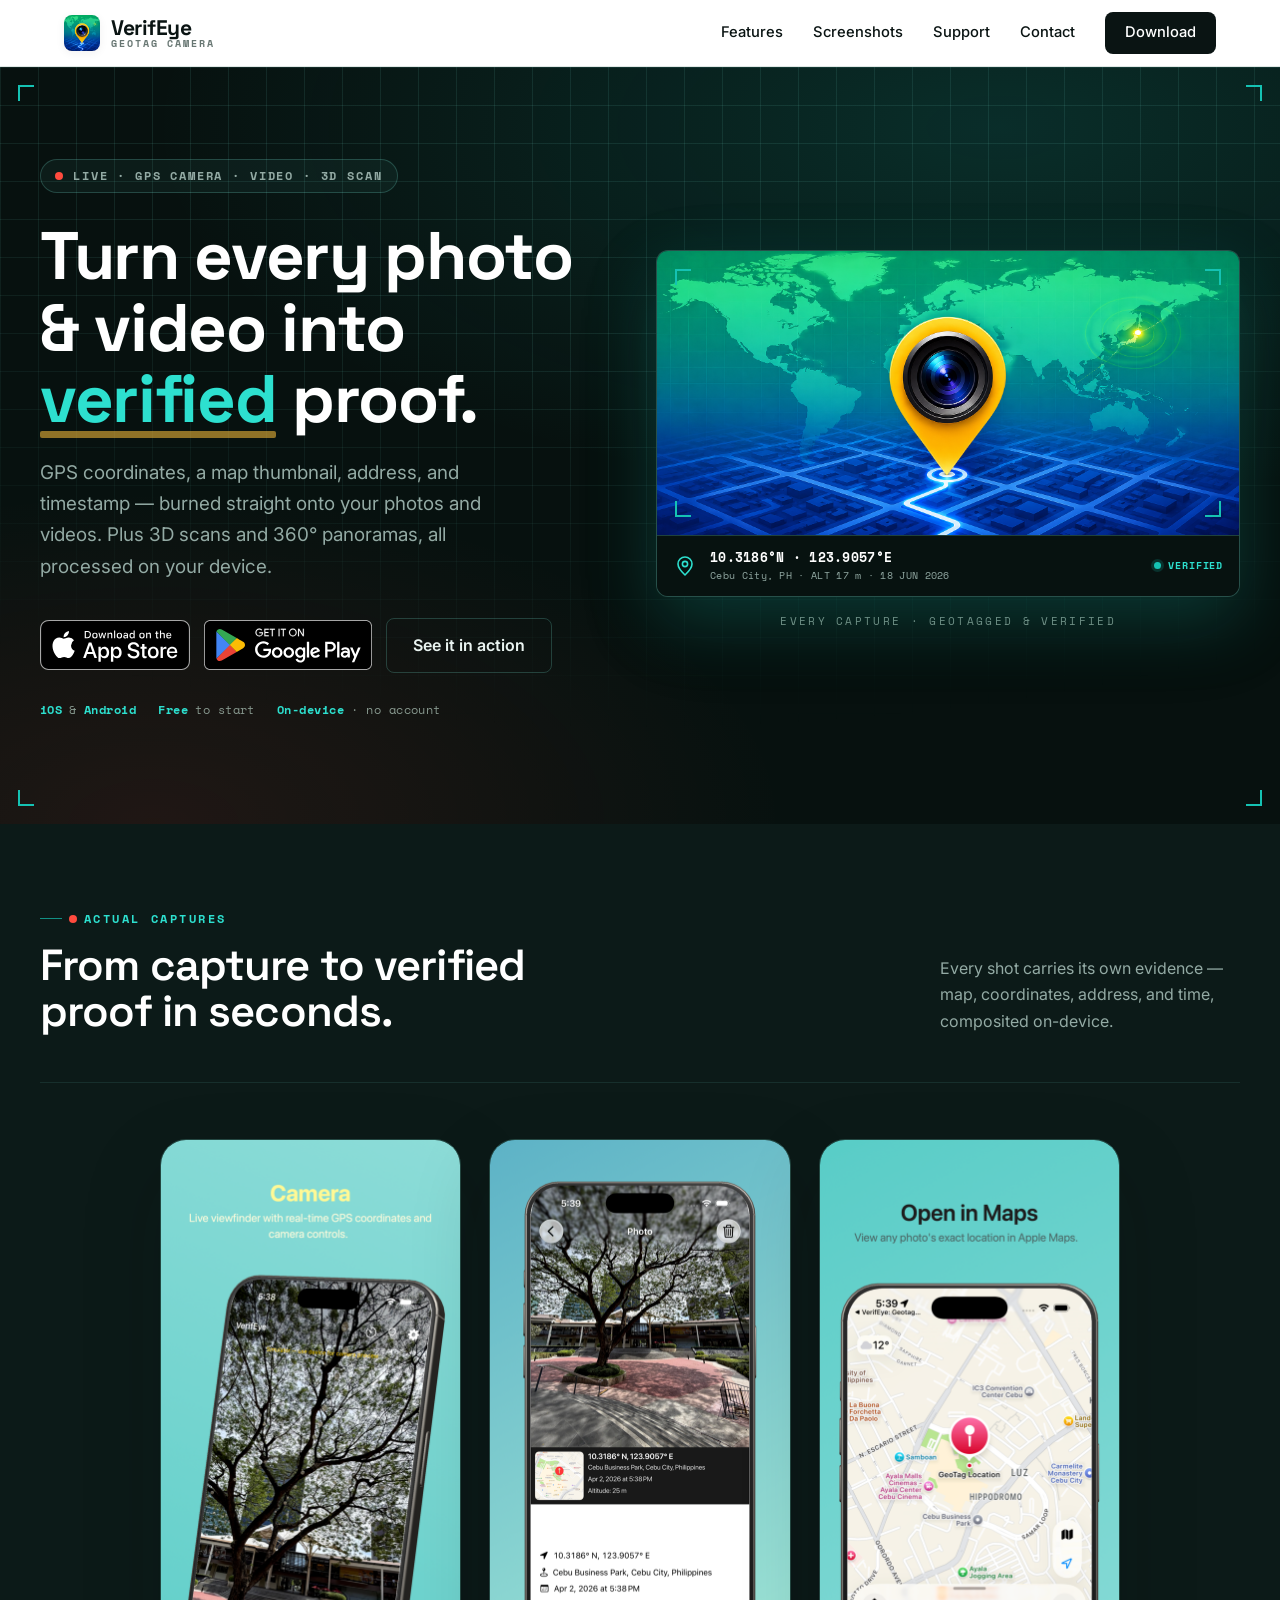
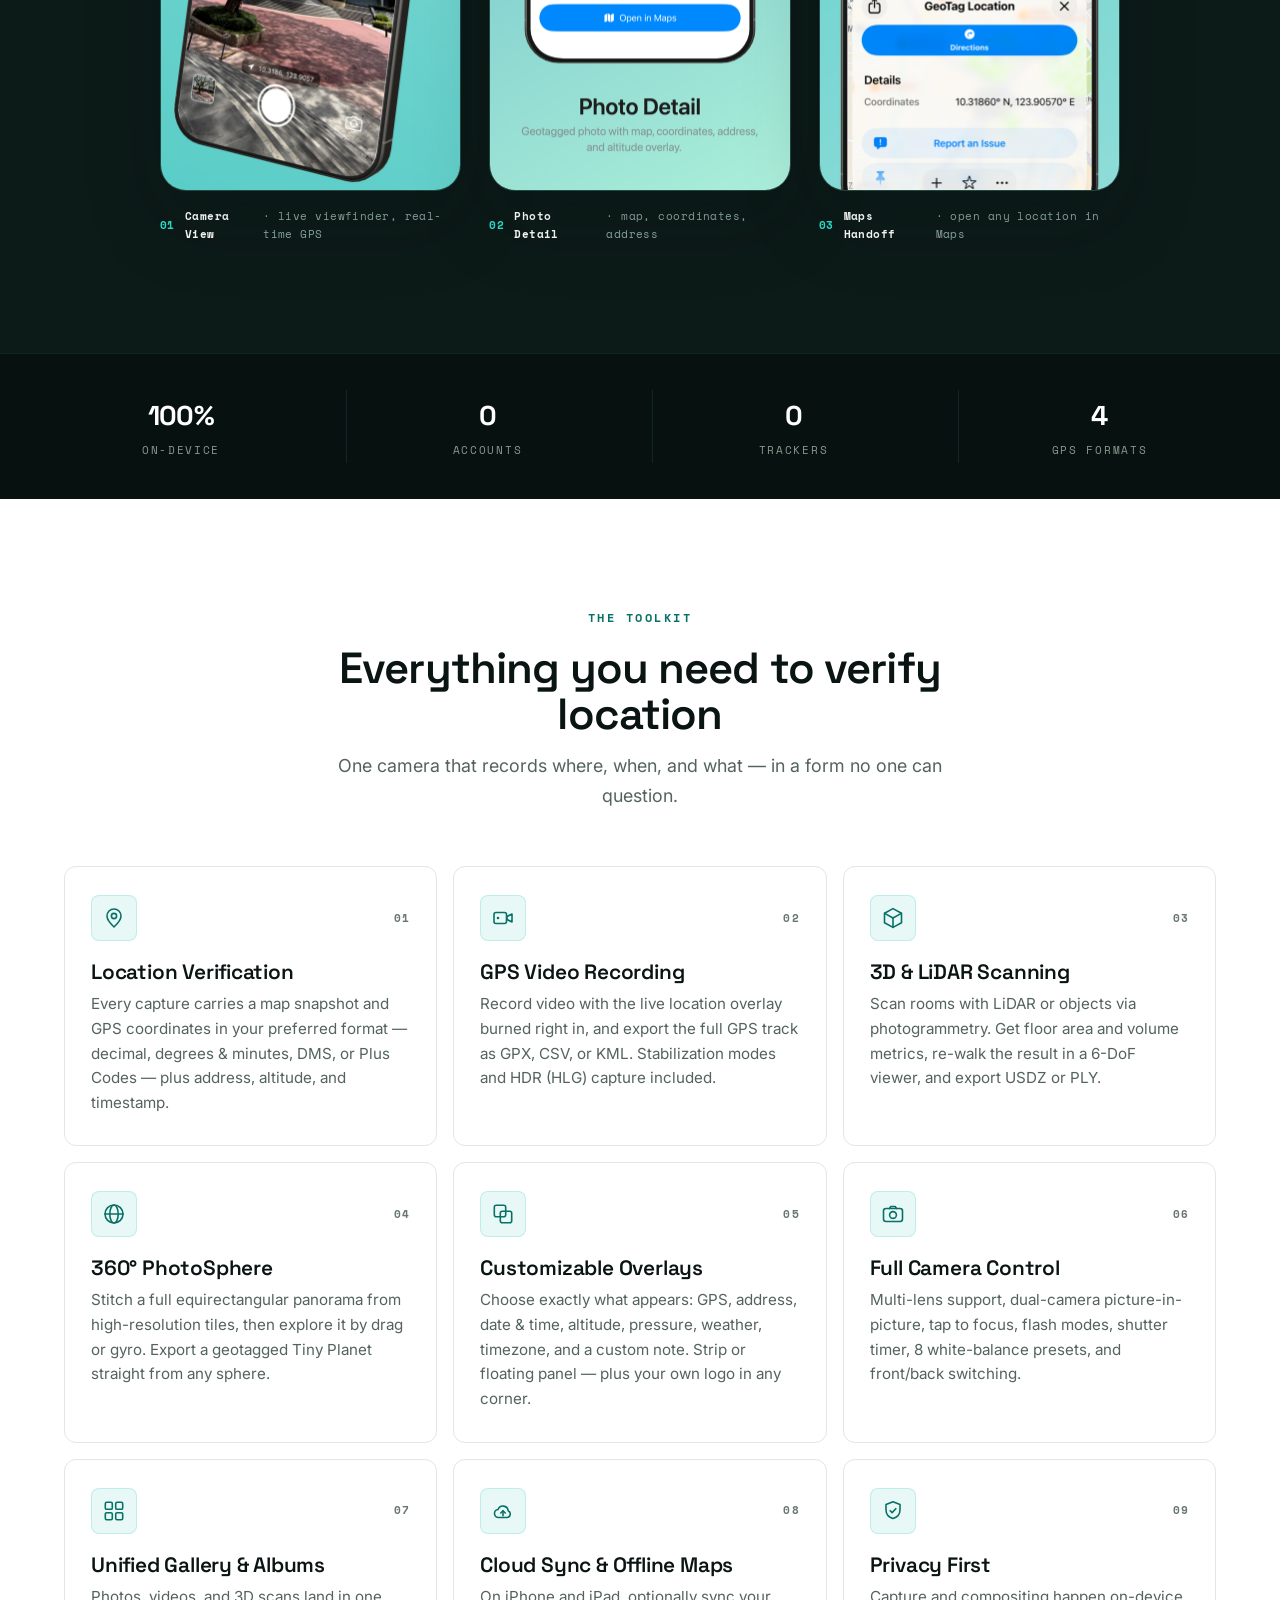
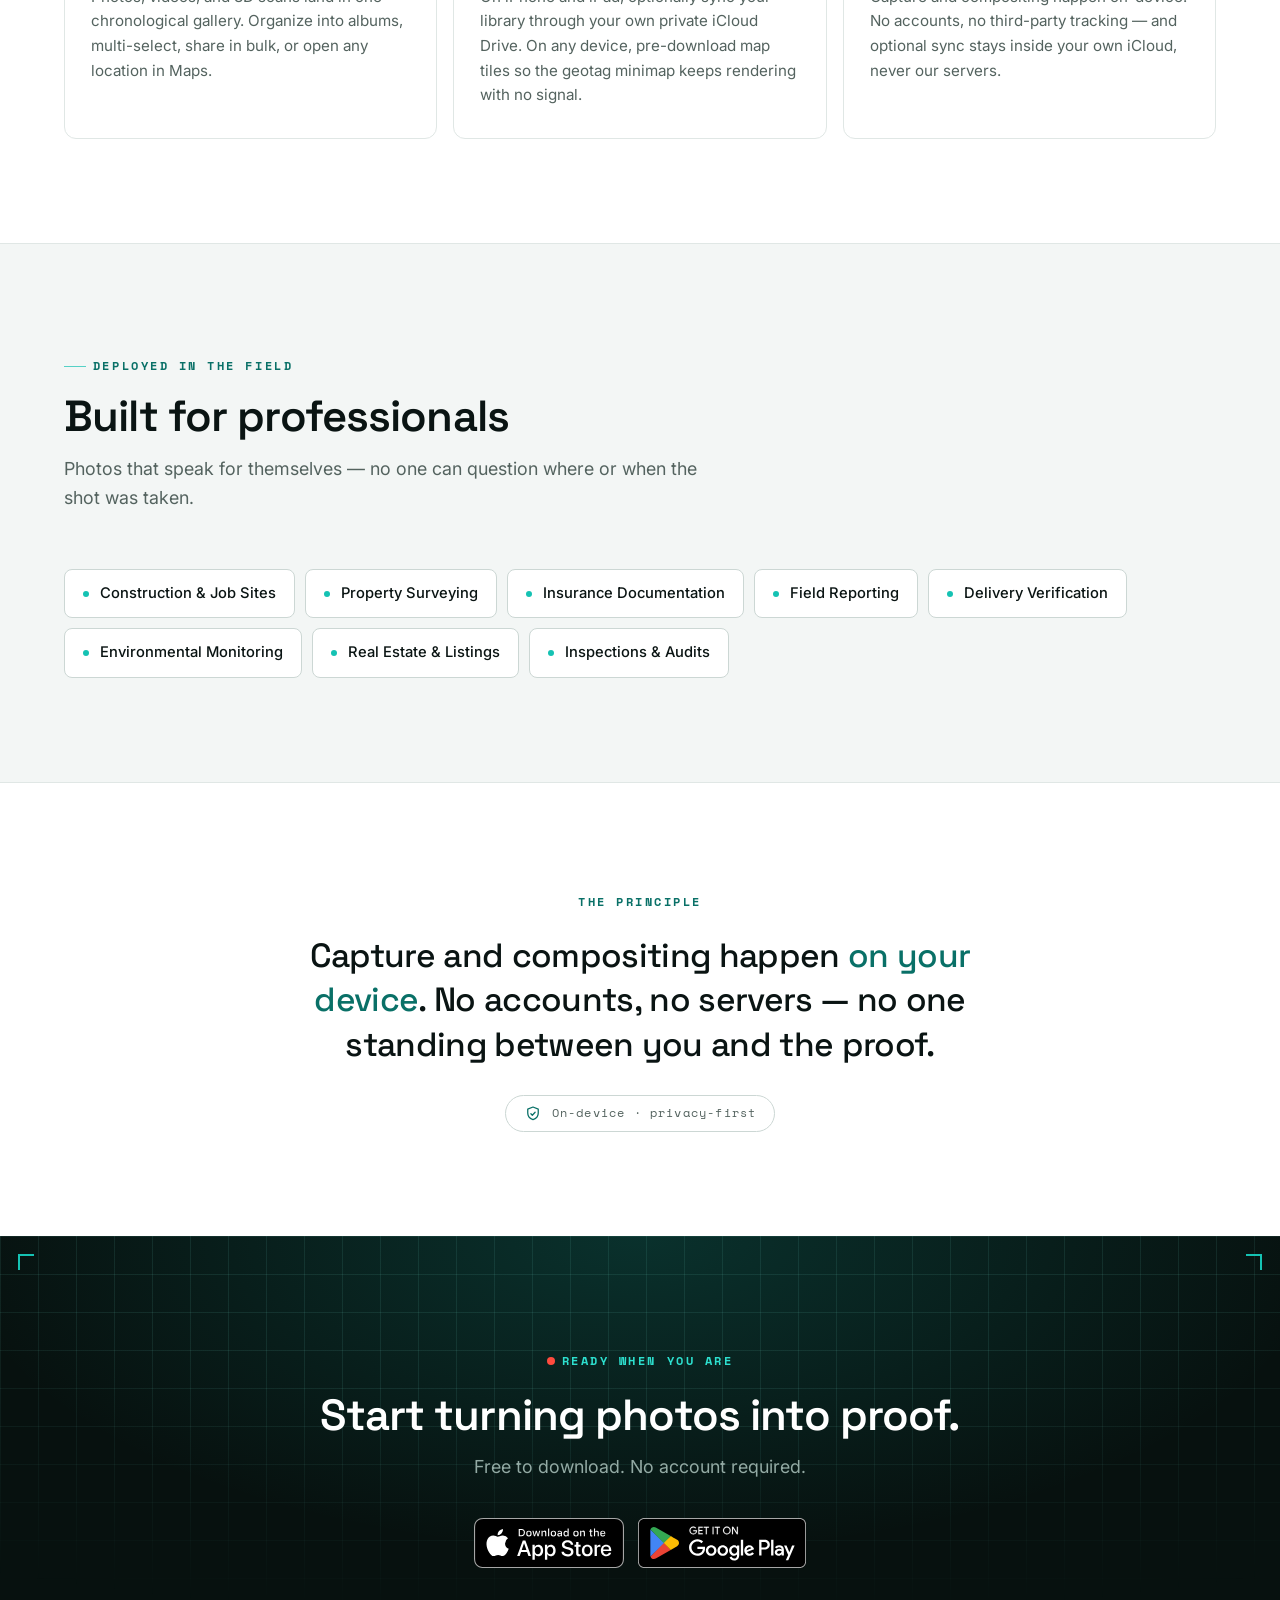
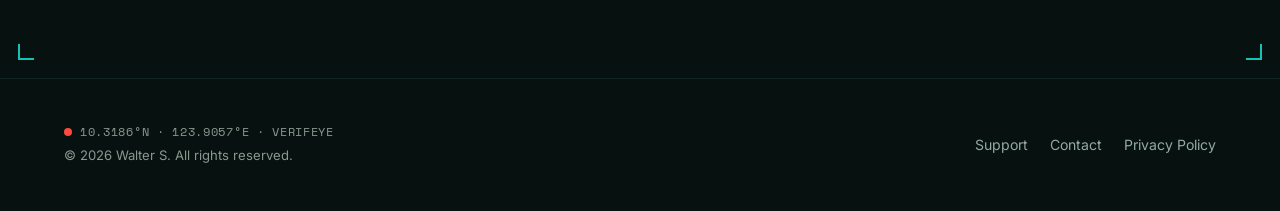
<file: index.html>
<!DOCTYPE html>
<html lang="en">
<head>
    <meta charset="UTF-8">
    <meta name="viewport" content="width=device-width, initial-scale=1.0">
    <title>VerifEye: GeoTag Camera — Turn Every Photo & Video Into Verified Proof</title>
    <meta name="description" content="VerifEye: GeoTag Camera burns GPS coordinates, map thumbnails, addresses, and timestamps onto your photos and videos — and captures 3D scans and 360° panoramas. Verifiable proof of location, on-device.">
    <link rel="icon" type="image/png" href="images/icons/default.png">
    <link rel="icon" type="image/png" href="images/icons/dark.png" media="(prefers-color-scheme: dark)">
    <link rel="apple-touch-icon" href="images/icons/default.png">
    <link rel="preconnect" href="https://fonts.googleapis.com">
    <link rel="preconnect" href="https://fonts.gstatic.com" crossorigin>
    <link rel="stylesheet" href="https://fonts.googleapis.com/css2?family=Inter:wght@400;500;600;700&family=Space+Grotesk:wght@500;600;700&family=Space+Mono:wght@400;700&display=swap">
    <link rel="stylesheet" href="css/styles.css">
    <script>document.documentElement.classList.add('js');</script>
</head>
<body>

    <!-- Header -->
    <header class="header">
        <div class="header__inner">
            <a href="index.html" class="header__logo" aria-label="VerifEye: GeoTag Camera — Home">
                <img src="images/icons/default.png" alt="" width="36" height="36">
                <span class="header__logo-text">
                    <span class="header__logo-title">VerifEye</span>
                    <span class="header__logo-subtitle">GeoTag Camera</span>
                </span>
            </a>
            <nav class="header__nav" id="site-nav" aria-label="Primary">
                <a href="#features">Features</a>
                <a href="#showcase">Screenshots</a>
                <a href="support.html">Support</a>
                <a href="contact.html">Contact</a>
                <a href="#download" class="header__cta">Download</a>
            </nav>
            <button class="header__hamburger" aria-label="Open menu" aria-expanded="false" aria-controls="site-nav">
                <span></span>
                <span></span>
                <span></span>
            </button>
        </div>
    </header>

    <!-- Hero — dark viewfinder -->
    <section class="hero">
        <div class="hero__grid"></div>
        <span class="corner corner--tl"></span>
        <span class="corner corner--tr"></span>
        <span class="corner corner--bl"></span>
        <span class="corner corner--br"></span>

        <div class="hero__inner">
            <div class="hero__copy">
                <span class="hero__eyebrow"><span class="rec-dot"></span> Live · GPS Camera · Video · 3D Scan</span>
                <h1>Turn every photo &amp; video into <span class="verified">verified</span> proof.</h1>
                <p class="hero__subtitle">GPS coordinates, a map thumbnail, address, and timestamp — burned straight onto your photos and videos. Plus 3D scans and 360° panoramas, all processed on your device.</p>
                <div class="hero__actions">
                    <a href="https://apps.apple.com/ph/app/verifeye-geotag-camera/id6761422889" class="btn-appstore" aria-label="Download VerifEye: GeoTag Camera on the App Store">
                        <img src="images/Download_on_the_App_Store_Badge_US-UK_RGB_blk_092917.svg" alt="Download on the App Store" height="50">
                    </a>
                    <a href="https://play.google.com/store/apps/details?id=app.wartle.verifeye" class="btn-appstore" aria-label="Get it on Google Play">
                        <img src="images/GetItOnGooglePlay_Badge_Web_color_English.svg" alt="Get it on Google Play" height="50">
                    </a>
                    <a href="#showcase" class="btn btn-ghost">See it in action</a>
                </div>
                <div class="hero__meta">
                    <span><b>iOS</b> &amp; <b>Android</b></span>
                    <span><b>Free</b> to start</span>
                    <span><b>On-device</b> · no account</span>
                </div>
            </div>

            <!-- Signature: a verified capture -->
            <div class="capture">
                <div class="capture__frame">
                    <div class="capture__shot media-skeleton">
                        <img src="images/feature.png" alt="VerifEye GeoTag Camera key art — an eye formed from a world map and a camera lens, with the tagline Capture, Locate, Verify" class="capture__img media-skeleton__img" width="1024" height="500" decoding="async">
                        <span class="corner corner--tl"></span>
                        <span class="corner corner--tr"></span>
                        <span class="corner corner--bl"></span>
                        <span class="corner corner--br"></span>
                    </div>
                    <div class="capture__overlay">
                        <svg class="capture__pin" viewBox="0 0 24 24" fill="none" stroke="currentColor" stroke-width="1.6" stroke-linecap="round" stroke-linejoin="round" aria-hidden="true"><path d="M12 21c4.5-4.2 7-7.6 7-11a7 7 0 1 0-14 0c0 3.4 2.5 6.8 7 11Z"/><circle cx="12" cy="10" r="2.6"/></svg>
                        <div class="capture__read">
                            <div class="capture__coords"><span class="geo-num" data-to="10.3186" data-dec="4">10.3186</span>°N · <span class="geo-num" data-to="123.9057" data-dec="4">123.9057</span>°E</div>
                            <div class="capture__sub">Cebu City, PH · ALT 17 m · 18 JUN 2026</div>
                        </div>
                        <span class="capture__verified"><span class="rec-dot"></span> Verified</span>
                    </div>
                </div>
                <div class="capture__caption">Every capture · geotagged &amp; verified</div>
            </div>
        </div>
    </section>

    <!-- Captures band -->
    <section class="captures" id="showcase">
        <div class="captures__inner">
            <div class="captures__head">
                <div>
                    <span class="mono-label"><span class="rec-dot"></span> Actual captures</span>
                    <h2>From capture to verified proof in seconds.</h2>
                </div>
                <p>Every shot carries its own evidence — map, coordinates, address, and time, composited on-device.</p>
            </div>

            <div class="shots stagger-children">
                <figure class="shot fade-in">
                    <div class="shot__frame media-skeleton">
                        <img src="images/screenshots/screenshot-1.png" alt="VerifEye live viewfinder with real-time GPS coordinates" class="media-skeleton__img" width="600" height="1303" loading="lazy" decoding="async">
                    </div>
                    <figcaption class="shot__strip">
                        <span class="idx">01</span> <span class="name">Camera View</span> <span>· live viewfinder, real-time GPS</span>
                    </figcaption>
                </figure>
                <figure class="shot fade-in">
                    <div class="shot__frame media-skeleton">
                        <img src="images/screenshots/screenshot-2.png" alt="Photo detail with map overlay, coordinates, address, and altitude" class="media-skeleton__img" width="600" height="1303" loading="lazy" decoding="async">
                    </div>
                    <figcaption class="shot__strip">
                        <span class="idx">02</span> <span class="name">Photo Detail</span> <span>· map, coordinates, address</span>
                    </figcaption>
                </figure>
                <figure class="shot fade-in">
                    <div class="shot__frame media-skeleton">
                        <img src="images/screenshots/screenshot-3.png" alt="Capture location opened in Apple Maps" class="media-skeleton__img" width="600" height="1303" loading="lazy" decoding="async">
                    </div>
                    <figcaption class="shot__strip">
                        <span class="idx">03</span> <span class="name">Maps Handoff</span> <span>· open any location in Maps</span>
                    </figcaption>
                </figure>
            </div>
        </div>
    </section>

    <!-- Trust strip -->
    <div class="trust">
        <div class="trust__inner">
            <div class="stat"><div class="stat__num">100%</div><div class="stat__label">On-device</div></div>
            <div class="stat"><div class="stat__num">0</div><div class="stat__label">Accounts</div></div>
            <div class="stat"><div class="stat__num">0</div><div class="stat__label">Trackers</div></div>
            <div class="stat"><div class="stat__num">4</div><div class="stat__label">GPS formats</div></div>
        </div>
    </div>

    <!-- Features -->
    <section class="section features" id="features">
        <div class="container">
            <div class="section__head section__head--center fade-in">
                <span class="mono-label mono-label--center">The toolkit</span>
                <h2>Everything you need to verify location</h2>
                <p>One camera that records where, when, and what — in a form no one can question.</p>
            </div>
            <div class="features__grid stagger-children">

                <article class="feature-card fade-in">
                    <div class="feature-card__top">
                        <span class="feature-card__icon"><svg viewBox="0 0 24 24" aria-hidden="true" focusable="false" fill="none" stroke="currentColor" stroke-width="1.6" stroke-linecap="round" stroke-linejoin="round"><path d="M12 21c4.5-4.2 7-7.6 7-11a7 7 0 1 0-14 0c0 3.4 2.5 6.8 7 11Z"/><circle cx="12" cy="10" r="2.6"/></svg></span>
                        <span class="feature-card__idx">01</span>
                    </div>
                    <h3>Location Verification</h3>
                    <p>Every capture carries a map snapshot and GPS coordinates in your preferred format — decimal, degrees &amp; minutes, DMS, or Plus Codes — plus address, altitude, and timestamp.</p>
                </article>

                <article class="feature-card fade-in">
                    <div class="feature-card__top">
                        <span class="feature-card__icon"><svg viewBox="0 0 24 24" aria-hidden="true" focusable="false" fill="none" stroke="currentColor" stroke-width="1.6" stroke-linecap="round" stroke-linejoin="round"><rect x="3" y="6.5" width="12.5" height="11" rx="2"/><path d="m16 10.5 5-2.5v8l-5-2.5z"/><circle cx="7" cy="12" r="1.3" fill="currentColor" stroke="none"/></svg></span>
                        <span class="feature-card__idx">02</span>
                    </div>
                    <h3>GPS Video Recording</h3>
                    <p>Record video with the live location overlay burned right in, and export the full GPS track as GPX, CSV, or KML. Stabilization modes and HDR (HLG) capture included.</p>
                </article>

                <article class="feature-card fade-in">
                    <div class="feature-card__top">
                        <span class="feature-card__icon"><svg viewBox="0 0 24 24" aria-hidden="true" focusable="false" fill="none" stroke="currentColor" stroke-width="1.6" stroke-linecap="round" stroke-linejoin="round"><path d="M12 2.6 20.5 7.3v9.4L12 21.4 3.5 16.7V7.3z"/><path d="M3.7 7.4 12 12l8.3-4.6"/><path d="M12 12v9.4"/></svg></span>
                        <span class="feature-card__idx">03</span>
                    </div>
                    <h3>3D &amp; LiDAR Scanning</h3>
                    <p>Scan rooms with LiDAR or objects via photogrammetry. Get floor area and volume metrics, re-walk the result in a 6-DoF viewer, and export USDZ or PLY.</p>
                </article>

                <article class="feature-card fade-in">
                    <div class="feature-card__top">
                        <span class="feature-card__icon"><svg viewBox="0 0 24 24" aria-hidden="true" focusable="false" fill="none" stroke="currentColor" stroke-width="1.6" stroke-linecap="round" stroke-linejoin="round"><circle cx="12" cy="12" r="9"/><path d="M3 12h18"/><ellipse cx="12" cy="12" rx="4.2" ry="9"/></svg></span>
                        <span class="feature-card__idx">04</span>
                    </div>
                    <h3>360° PhotoSphere</h3>
                    <p>Stitch a full equirectangular panorama from high-resolution tiles, then explore it by drag or gyro. Export a geotagged Tiny Planet straight from any sphere.</p>
                </article>

                <article class="feature-card fade-in">
                    <div class="feature-card__top">
                        <span class="feature-card__icon"><svg viewBox="0 0 24 24" aria-hidden="true" focusable="false" fill="none" stroke="currentColor" stroke-width="1.6" stroke-linecap="round" stroke-linejoin="round"><rect x="3.3" y="3.3" width="11.4" height="11.4" rx="2"/><rect x="9.3" y="9.3" width="11.4" height="11.4" rx="2"/></svg></span>
                        <span class="feature-card__idx">05</span>
                    </div>
                    <h3>Customizable Overlays</h3>
                    <p>Choose exactly what appears: GPS, address, date &amp; time, altitude, pressure, weather, timezone, and a custom note. Strip or floating panel — plus your own logo in any corner.</p>
                </article>

                <article class="feature-card fade-in">
                    <div class="feature-card__top">
                        <span class="feature-card__icon"><svg viewBox="0 0 24 24" aria-hidden="true" focusable="false" fill="none" stroke="currentColor" stroke-width="1.6" stroke-linecap="round" stroke-linejoin="round"><rect x="2.5" y="6.5" width="19" height="13" rx="2.5"/><circle cx="12" cy="13" r="3.4"/><path d="M8.5 6.5 9.8 4.5h4.4l1.3 2"/></svg></span>
                        <span class="feature-card__idx">06</span>
                    </div>
                    <h3>Full Camera Control</h3>
                    <p>Multi-lens support, dual-camera picture-in-picture, tap to focus, flash modes, shutter timer, 8 white-balance presets, and front/back switching.</p>
                </article>

                <article class="feature-card fade-in">
                    <div class="feature-card__top">
                        <span class="feature-card__icon"><svg viewBox="0 0 24 24" aria-hidden="true" focusable="false" fill="none" stroke="currentColor" stroke-width="1.6" stroke-linecap="round" stroke-linejoin="round"><rect x="3.3" y="3.3" width="7" height="7" rx="1.4"/><rect x="13.7" y="3.3" width="7" height="7" rx="1.4"/><rect x="3.3" y="13.7" width="7" height="7" rx="1.4"/><rect x="13.7" y="13.7" width="7" height="7" rx="1.4"/></svg></span>
                        <span class="feature-card__idx">07</span>
                    </div>
                    <h3>Unified Gallery &amp; Albums</h3>
                    <p>Photos, videos, and 3D scans land in one chronological gallery. Organize into albums, multi-select, share in bulk, or open any location in Maps.</p>
                </article>

                <article class="feature-card fade-in">
                    <div class="feature-card__top">
                        <span class="feature-card__icon"><svg viewBox="0 0 24 24" aria-hidden="true" focusable="false" fill="none" stroke="currentColor" stroke-width="1.6" stroke-linecap="round" stroke-linejoin="round"><path d="M7.5 18.5a4 4 0 0 1-.4-7.98 5.2 5.2 0 0 1 10.06 1.2A3.6 3.6 0 0 1 16.5 18.5z"/><path d="m9.8 14 2.2-2.2 2.2 2.2"/><path d="M12 11.8v5"/></svg></span>
                        <span class="feature-card__idx">08</span>
                    </div>
                    <h3>Cloud Sync &amp; Offline Maps</h3>
                    <p>On iPhone and iPad, optionally sync your library through your own private iCloud Drive. On any device, pre-download map tiles so the geotag minimap keeps rendering with no signal.</p>
                </article>

                <article class="feature-card fade-in">
                    <div class="feature-card__top">
                        <span class="feature-card__icon"><svg viewBox="0 0 24 24" aria-hidden="true" focusable="false" fill="none" stroke="currentColor" stroke-width="1.6" stroke-linecap="round" stroke-linejoin="round"><path d="M12 2.7 5 5.5v5.2c0 4.4 3 7.6 7 8.9 4-1.3 7-4.5 7-8.9V5.5z"/><path d="m9.2 11.7 1.9 1.9 3.7-3.9"/></svg></span>
                        <span class="feature-card__idx">09</span>
                    </div>
                    <h3>Privacy First</h3>
                    <p>Capture and compositing happen on-device. No accounts, no third-party tracking — and optional sync stays inside your own iCloud, never our servers.</p>
                </article>

            </div>
        </div>
    </section>

    <!-- Use cases -->
    <section class="section use-cases">
        <div class="container">
            <div class="section__head fade-in">
                <span class="mono-label">Deployed in the field</span>
                <h2>Built for professionals</h2>
                <p>Photos that speak for themselves — no one can question where or when the shot was taken.</p>
            </div>
            <div class="use-cases__grid fade-in">
                <span class="use-tag">Construction &amp; Job Sites</span>
                <span class="use-tag">Property Surveying</span>
                <span class="use-tag">Insurance Documentation</span>
                <span class="use-tag">Field Reporting</span>
                <span class="use-tag">Delivery Verification</span>
                <span class="use-tag">Environmental Monitoring</span>
                <span class="use-tag">Real Estate &amp; Listings</span>
                <span class="use-tag">Inspections &amp; Audits</span>
            </div>
        </div>
    </section>

    <!-- Proof manifesto -->
    <section class="section proof">
        <div class="container proof__inner fade-in">
            <span class="mono-label mono-label--center">The principle</span>
            <p class="proof__quote">Capture and compositing happen <em>on your device</em>. No accounts, no servers — no one standing between you and the proof.</p>
            <span class="proof__seal">
                <svg viewBox="0 0 24 24" aria-hidden="true" focusable="false" fill="none" stroke="currentColor" stroke-width="1.7" stroke-linecap="round" stroke-linejoin="round"><path d="M12 2.7 5 5.5v5.2c0 4.4 3 7.6 7 8.9 4-1.3 7-4.5 7-8.9V5.5z"/><path d="m9.2 11.7 1.9 1.9 3.7-3.9"/></svg>
                On-device · privacy-first
            </span>
        </div>
    </section>

    <!-- CTA — dark viewfinder bookend -->
    <section class="cta" id="download">
        <div class="hero__grid"></div>
        <span class="corner corner--tl"></span>
        <span class="corner corner--tr"></span>
        <span class="corner corner--bl"></span>
        <span class="corner corner--br"></span>
        <div class="cta__inner fade-in">
            <span class="mono-label mono-label--center"><span class="rec-dot"></span> Ready when you are</span>
            <h2>Start turning photos into proof.</h2>
            <p>Free to download. No account required.</p>
            <div class="cta__badges">
                <a href="https://apps.apple.com/ph/app/verifeye-geotag-camera/id6761422889" class="btn-appstore" aria-label="Download VerifEye: GeoTag Camera on the App Store">
                    <img src="images/Download_on_the_App_Store_Badge_US-UK_RGB_blk_092917.svg" alt="Download on the App Store" height="50">
                </a>
                <a href="https://play.google.com/store/apps/details?id=app.wartle.verifeye" class="btn-appstore" aria-label="Get it on Google Play">
                    <img src="images/GetItOnGooglePlay_Badge_Web_color_English.svg" alt="Get it on Google Play" height="50">
                </a>
            </div>
        </div>
    </section>

    <!-- Footer -->
    <footer class="footer">
        <div class="footer__inner">
            <div>
                <div class="footer__coords"><span class="rec-dot"></span> 10.3186°N · 123.9057°E · VERIFEYE</div>
                <p class="footer__copy">&copy; 2026 Walter S. All rights reserved.</p>
            </div>
            <div class="footer__links">
                <a href="support.html">Support</a>
                <a href="contact.html">Contact</a>
                <a href="privacy.html">Privacy Policy</a>
            </div>
        </div>
    </footer>

    <script src="js/main.js"></script>
</body>
</html>
</file>
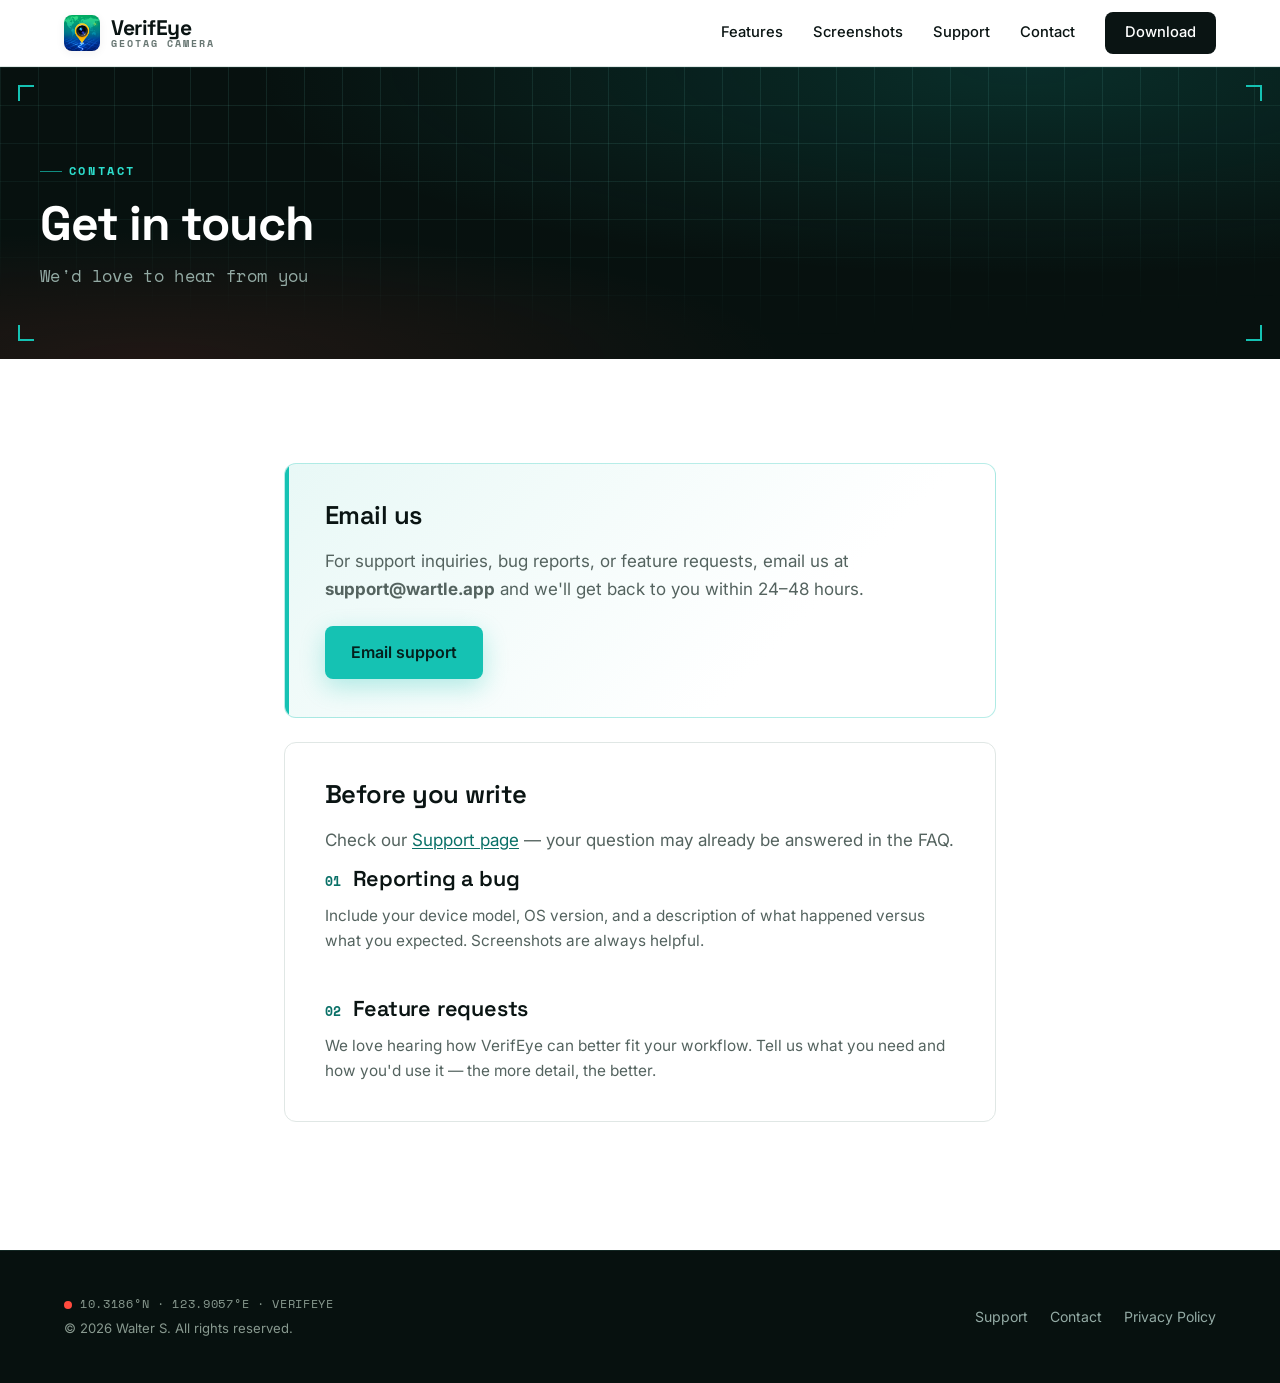
<file: contact.html>
<!DOCTYPE html>
<html lang="en">
<head>
    <meta charset="UTF-8">
    <meta name="viewport" content="width=device-width, initial-scale=1.0">
    <title>Contact — VerifEye: GeoTag Camera</title>
    <meta name="description" content="Get in touch with the VerifEye team for support, bug reports, or feature requests.">
    <link rel="icon" type="image/png" href="images/icons/default.png">
    <link rel="icon" type="image/png" href="images/icons/dark.png" media="(prefers-color-scheme: dark)">
    <link rel="apple-touch-icon" href="images/icons/default.png">
    <link rel="preconnect" href="https://fonts.googleapis.com">
    <link rel="preconnect" href="https://fonts.gstatic.com" crossorigin>
    <link rel="stylesheet" href="https://fonts.googleapis.com/css2?family=Inter:wght@400;500;600;700&family=Space+Grotesk:wght@500;600;700&family=Space+Mono:wght@400;700&display=swap">
    <link rel="stylesheet" href="css/styles.css">
    <script>document.documentElement.classList.add('js');</script>
</head>
<body>

    <!-- Header -->
    <header class="header">
        <div class="header__inner">
            <a href="index.html" class="header__logo" aria-label="VerifEye: GeoTag Camera — Home">
                <img src="images/icons/default.png" alt="" width="36" height="36">
                <span class="header__logo-text">
                    <span class="header__logo-title">VerifEye</span>
                    <span class="header__logo-subtitle">GeoTag Camera</span>
                </span>
            </a>
            <nav class="header__nav" id="site-nav" aria-label="Primary">
                <a href="index.html#features">Features</a>
                <a href="index.html#showcase">Screenshots</a>
                <a href="support.html">Support</a>
                <a href="contact.html">Contact</a>
                <a href="index.html#download" class="header__cta">Download</a>
            </nav>
            <button class="header__hamburger" aria-label="Open menu" aria-expanded="false" aria-controls="site-nav">
                <span></span>
                <span></span>
                <span></span>
            </button>
        </div>
    </header>

    <!-- Page Header -->
    <section class="page-header">
        <div class="page-header__grid"></div>
        <span class="corner corner--tl"></span>
        <span class="corner corner--tr"></span>
        <span class="corner corner--bl"></span>
        <span class="corner corner--br"></span>
        <div class="page-header__inner">
            <span class="mono-label">Contact</span>
            <h1>Get in touch</h1>
            <p>We'd love to hear from you</p>
        </div>
    </section>

    <!-- Content -->
    <section class="section page-body">
        <div class="container--narrow">

            <div class="content-card contact-card fade-in">
                <h2>Email us</h2>
                <p>For support inquiries, bug reports, or feature requests, email us at <strong>support@wartle.app</strong> and we'll get back to you within 24–48 hours.</p>
                <a href="mailto:support@wartle.app" class="btn btn-primary">Email support</a>
            </div>

            <div class="content-card fade-in">
                <h2>Before you write</h2>
                <p>Check our <a href="support.html">Support page</a> — your question may already be answered in the FAQ.</p>
                <div class="policy-section">
                    <h3><span class="sct">01</span> Reporting a bug</h3>
                    <p>Include your device model, OS version, and a description of what happened versus what you expected. Screenshots are always helpful.</p>
                </div>
                <div class="policy-section">
                    <h3><span class="sct">02</span> Feature requests</h3>
                    <p>We love hearing how VerifEye can better fit your workflow. Tell us what you need and how you'd use it — the more detail, the better.</p>
                </div>
            </div>

        </div>
    </section>

    <!-- Footer -->
    <footer class="footer">
        <div class="footer__inner">
            <div>
                <div class="footer__coords"><span class="rec-dot"></span> 10.3186°N · 123.9057°E · VERIFEYE</div>
                <p class="footer__copy">&copy; 2026 Walter S. All rights reserved.</p>
            </div>
            <div class="footer__links">
                <a href="support.html">Support</a>
                <a href="contact.html">Contact</a>
                <a href="privacy.html">Privacy Policy</a>
            </div>
        </div>
    </footer>

    <script src="js/main.js"></script>
</body>
</html>
</file>
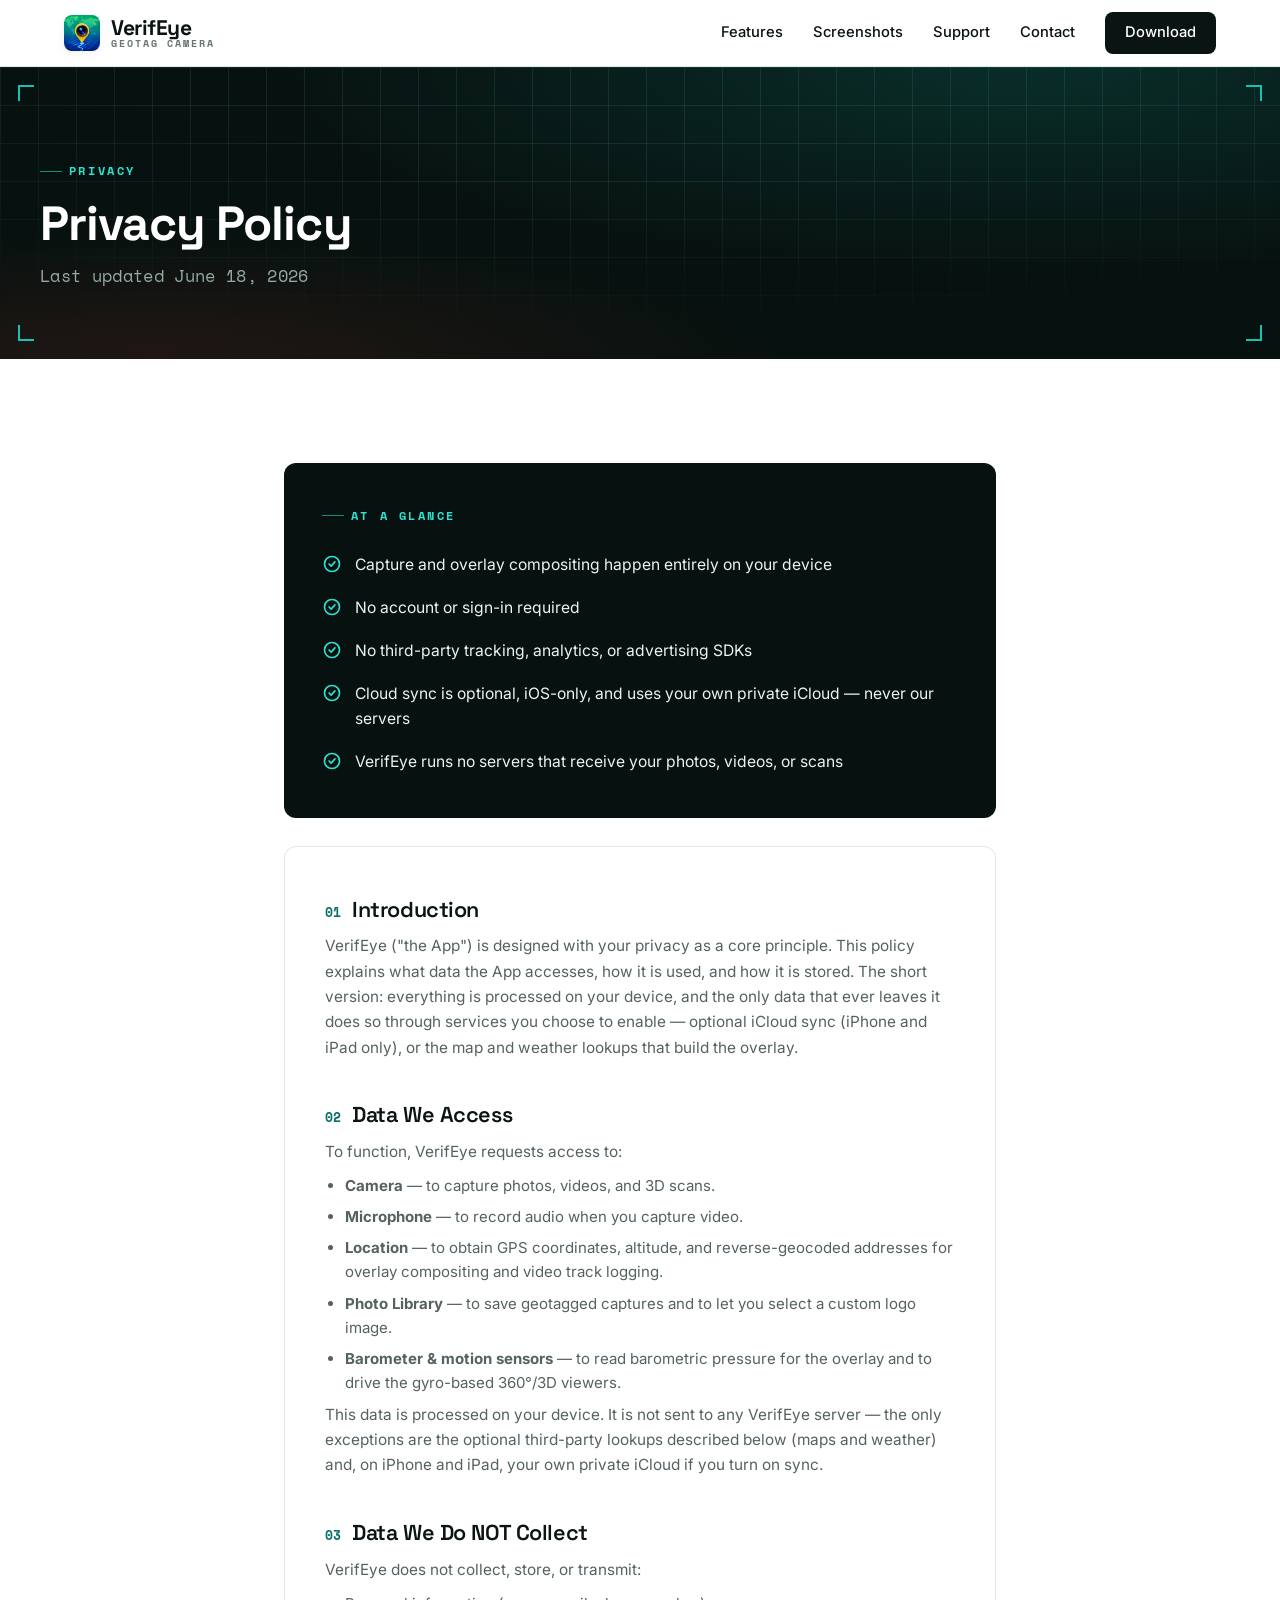
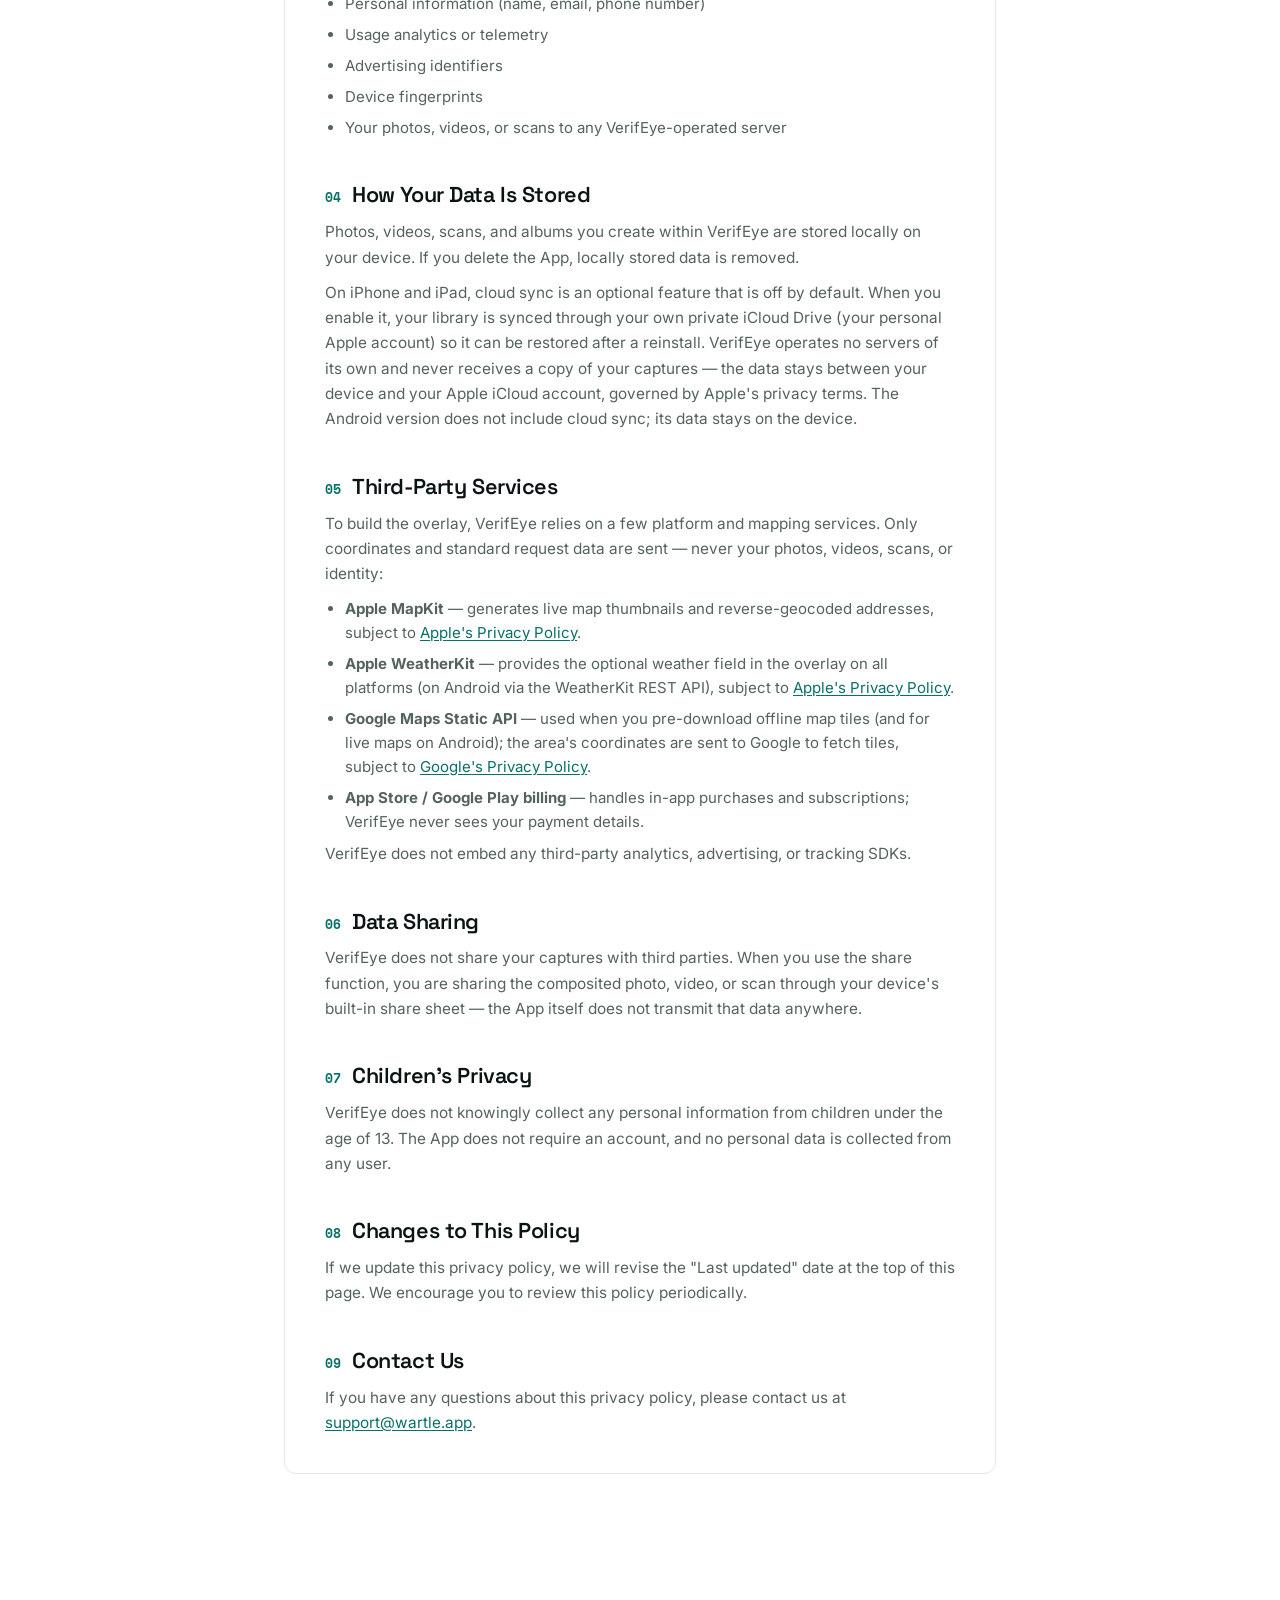
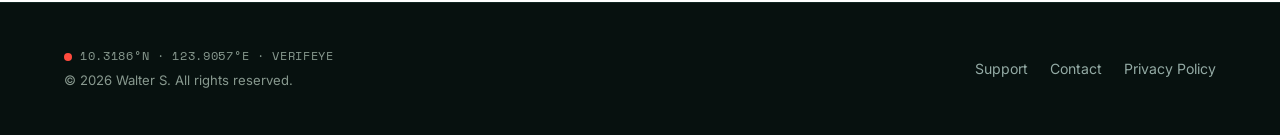
<file: privacy.html>
<!DOCTYPE html>
<html lang="en">
<head>
    <meta charset="UTF-8">
    <meta name="viewport" content="width=device-width, initial-scale=1.0">
    <title>Privacy Policy — VerifEye: GeoTag Camera</title>
    <meta name="description" content="VerifEye privacy policy. Capture and compositing happen on-device. Optional sync stays inside your own private iCloud.">
    <link rel="icon" type="image/png" href="images/icons/default.png">
    <link rel="icon" type="image/png" href="images/icons/dark.png" media="(prefers-color-scheme: dark)">
    <link rel="apple-touch-icon" href="images/icons/default.png">
    <link rel="preconnect" href="https://fonts.googleapis.com">
    <link rel="preconnect" href="https://fonts.gstatic.com" crossorigin>
    <link rel="stylesheet" href="https://fonts.googleapis.com/css2?family=Inter:wght@400;500;600;700&family=Space+Grotesk:wght@500;600;700&family=Space+Mono:wght@400;700&display=swap">
    <link rel="stylesheet" href="css/styles.css">
    <script>document.documentElement.classList.add('js');</script>
</head>
<body>

    <!-- Header -->
    <header class="header">
        <div class="header__inner">
            <a href="index.html" class="header__logo" aria-label="VerifEye: GeoTag Camera — Home">
                <img src="images/icons/default.png" alt="" width="36" height="36">
                <span class="header__logo-text">
                    <span class="header__logo-title">VerifEye</span>
                    <span class="header__logo-subtitle">GeoTag Camera</span>
                </span>
            </a>
            <nav class="header__nav" id="site-nav" aria-label="Primary">
                <a href="index.html#features">Features</a>
                <a href="index.html#showcase">Screenshots</a>
                <a href="support.html">Support</a>
                <a href="contact.html">Contact</a>
                <a href="index.html#download" class="header__cta">Download</a>
            </nav>
            <button class="header__hamburger" aria-label="Open menu" aria-expanded="false" aria-controls="site-nav">
                <span></span>
                <span></span>
                <span></span>
            </button>
        </div>
    </header>

    <!-- Page Header -->
    <section class="page-header">
        <div class="page-header__grid"></div>
        <span class="corner corner--tl"></span>
        <span class="corner corner--tr"></span>
        <span class="corner corner--bl"></span>
        <span class="corner corner--br"></span>
        <div class="page-header__inner">
            <span class="mono-label">Privacy</span>
            <h1>Privacy Policy</h1>
            <p>Last updated June 18, 2026</p>
        </div>
    </section>

    <!-- Content -->
    <section class="section page-body">
        <div class="container--narrow">

            <!-- Summary -->
            <div class="privacy-summary fade-in">
                <span class="mono-label">At a glance</span>
                <ul>
                    <li><svg viewBox="0 0 24 24" aria-hidden="true" focusable="false" fill="none" stroke="currentColor" stroke-width="2" stroke-linecap="round" stroke-linejoin="round"><circle cx="12" cy="12" r="9"/><path d="m8.5 12 2.5 2.5 4.5-5"/></svg>Capture and overlay compositing happen entirely on your device</li>
                    <li><svg viewBox="0 0 24 24" aria-hidden="true" focusable="false" fill="none" stroke="currentColor" stroke-width="2" stroke-linecap="round" stroke-linejoin="round"><circle cx="12" cy="12" r="9"/><path d="m8.5 12 2.5 2.5 4.5-5"/></svg>No account or sign-in required</li>
                    <li><svg viewBox="0 0 24 24" aria-hidden="true" focusable="false" fill="none" stroke="currentColor" stroke-width="2" stroke-linecap="round" stroke-linejoin="round"><circle cx="12" cy="12" r="9"/><path d="m8.5 12 2.5 2.5 4.5-5"/></svg>No third-party tracking, analytics, or advertising SDKs</li>
                    <li><svg viewBox="0 0 24 24" aria-hidden="true" focusable="false" fill="none" stroke="currentColor" stroke-width="2" stroke-linecap="round" stroke-linejoin="round"><circle cx="12" cy="12" r="9"/><path d="m8.5 12 2.5 2.5 4.5-5"/></svg>Cloud sync is optional, iOS-only, and uses your own private iCloud — never our servers</li>
                    <li><svg viewBox="0 0 24 24" aria-hidden="true" focusable="false" fill="none" stroke="currentColor" stroke-width="2" stroke-linecap="round" stroke-linejoin="round"><circle cx="12" cy="12" r="9"/><path d="m8.5 12 2.5 2.5 4.5-5"/></svg>VerifEye runs no servers that receive your photos, videos, or scans</li>
                </ul>
            </div>

            <!-- Policy -->
            <div class="content-card fade-in">

                <div class="policy-section">
                    <h2><span class="sct">01</span> Introduction</h2>
                    <p>VerifEye ("the App") is designed with your privacy as a core principle. This policy explains what data the App accesses, how it is used, and how it is stored. The short version: everything is processed on your device, and the only data that ever leaves it does so through services you choose to enable — optional iCloud sync (iPhone and iPad only), or the map and weather lookups that build the overlay.</p>
                </div>

                <div class="policy-section">
                    <h2><span class="sct">02</span> Data We Access</h2>
                    <p>To function, VerifEye requests access to:</p>
                    <ul>
                        <li><strong>Camera</strong> — to capture photos, videos, and 3D scans.</li>
                        <li><strong>Microphone</strong> — to record audio when you capture video.</li>
                        <li><strong>Location</strong> — to obtain GPS coordinates, altitude, and reverse-geocoded addresses for overlay compositing and video track logging.</li>
                        <li><strong>Photo Library</strong> — to save geotagged captures and to let you select a custom logo image.</li>
                        <li><strong>Barometer &amp; motion sensors</strong> — to read barometric pressure for the overlay and to drive the gyro-based 360°/3D viewers.</li>
                    </ul>
                    <p>This data is processed on your device. It is not sent to any VerifEye server — the only exceptions are the optional third-party lookups described below (maps and weather) and, on iPhone and iPad, your own private iCloud if you turn on sync.</p>
                </div>

                <div class="policy-section">
                    <h2><span class="sct">03</span> Data We Do NOT Collect</h2>
                    <p>VerifEye does not collect, store, or transmit:</p>
                    <ul>
                        <li>Personal information (name, email, phone number)</li>
                        <li>Usage analytics or telemetry</li>
                        <li>Advertising identifiers</li>
                        <li>Device fingerprints</li>
                        <li>Your photos, videos, or scans to any VerifEye-operated server</li>
                    </ul>
                </div>

                <div class="policy-section">
                    <h2><span class="sct">04</span> How Your Data Is Stored</h2>
                    <p>Photos, videos, scans, and albums you create within VerifEye are stored locally on your device. If you delete the App, locally stored data is removed.</p>
                    <p>On iPhone and iPad, cloud sync is an optional feature that is off by default. When you enable it, your library is synced through your own private iCloud Drive (your personal Apple account) so it can be restored after a reinstall. VerifEye operates no servers of its own and never receives a copy of your captures — the data stays between your device and your Apple iCloud account, governed by Apple's privacy terms. The Android version does not include cloud sync; its data stays on the device.</p>
                </div>

                <div class="policy-section">
                    <h2><span class="sct">05</span> Third-Party Services</h2>
                    <p>To build the overlay, VerifEye relies on a few platform and mapping services. Only coordinates and standard request data are sent — never your photos, videos, scans, or identity:</p>
                    <ul>
                        <li><strong>Apple MapKit</strong> — generates live map thumbnails and reverse-geocoded addresses, subject to <a href="https://www.apple.com/legal/privacy/" target="_blank" rel="noopener">Apple's Privacy Policy</a>.</li>
                        <li><strong>Apple WeatherKit</strong> — provides the optional weather field in the overlay on all platforms (on Android via the WeatherKit REST API), subject to <a href="https://www.apple.com/legal/privacy/" target="_blank" rel="noopener">Apple's Privacy Policy</a>.</li>
                        <li><strong>Google Maps Static API</strong> — used when you pre-download offline map tiles (and for live maps on Android); the area's coordinates are sent to Google to fetch tiles, subject to <a href="https://policies.google.com/privacy" target="_blank" rel="noopener">Google's Privacy Policy</a>.</li>
                        <li><strong>App Store / Google Play billing</strong> — handles in-app purchases and subscriptions; VerifEye never sees your payment details.</li>
                    </ul>
                    <p>VerifEye does not embed any third-party analytics, advertising, or tracking SDKs.</p>
                </div>

                <div class="policy-section">
                    <h2><span class="sct">06</span> Data Sharing</h2>
                    <p>VerifEye does not share your captures with third parties. When you use the share function, you are sharing the composited photo, video, or scan through your device's built-in share sheet — the App itself does not transmit that data anywhere.</p>
                </div>

                <div class="policy-section">
                    <h2><span class="sct">07</span> Children's Privacy</h2>
                    <p>VerifEye does not knowingly collect any personal information from children under the age of 13. The App does not require an account, and no personal data is collected from any user.</p>
                </div>

                <div class="policy-section">
                    <h2><span class="sct">08</span> Changes to This Policy</h2>
                    <p>If we update this privacy policy, we will revise the "Last updated" date at the top of this page. We encourage you to review this policy periodically.</p>
                </div>

                <div class="policy-section">
                    <h2><span class="sct">09</span> Contact Us</h2>
                    <p>If you have any questions about this privacy policy, please contact us at <a href="mailto:support@wartle.app">support@wartle.app</a>.</p>
                </div>

            </div>

        </div>
    </section>

    <!-- Footer -->
    <footer class="footer">
        <div class="footer__inner">
            <div>
                <div class="footer__coords"><span class="rec-dot"></span> 10.3186°N · 123.9057°E · VERIFEYE</div>
                <p class="footer__copy">&copy; 2026 Walter S. All rights reserved.</p>
            </div>
            <div class="footer__links">
                <a href="support.html">Support</a>
                <a href="contact.html">Contact</a>
                <a href="privacy.html">Privacy Policy</a>
            </div>
        </div>
    </footer>

    <script src="js/main.js"></script>
</body>
</html>
</file>
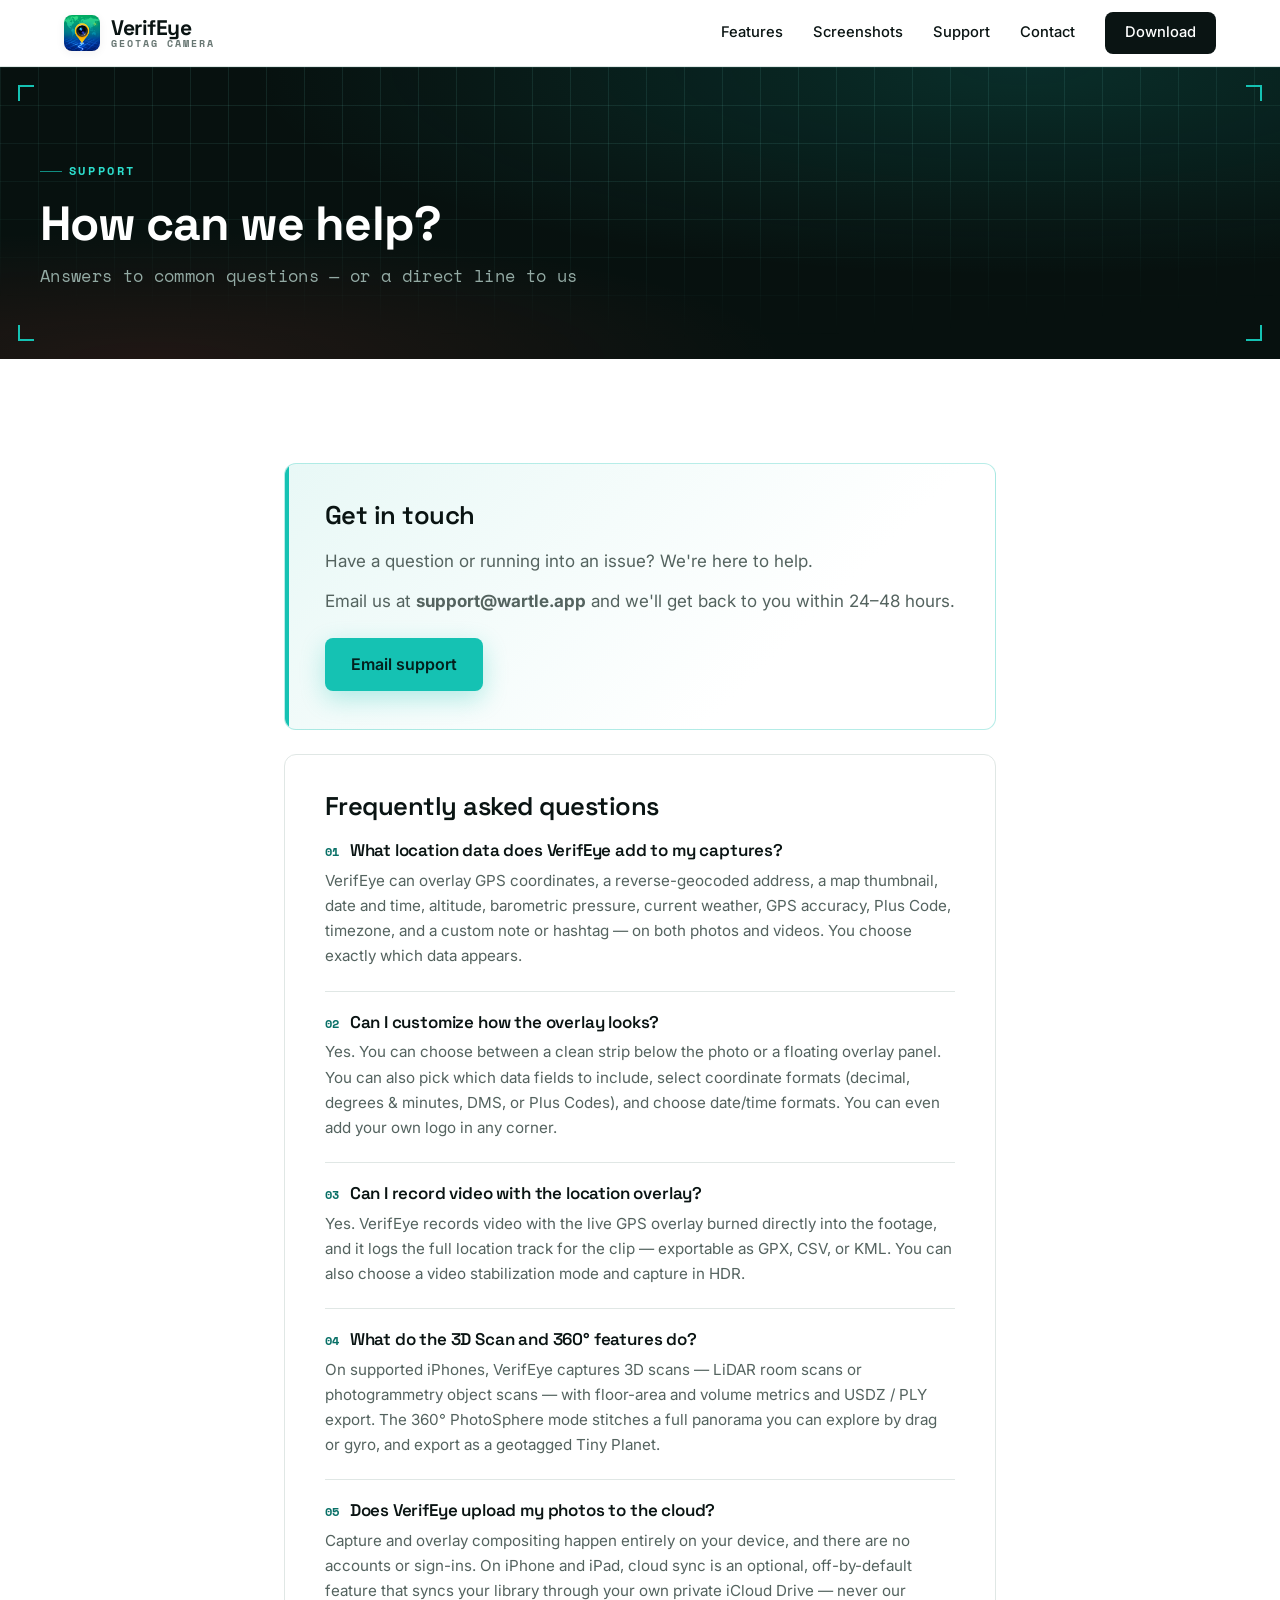
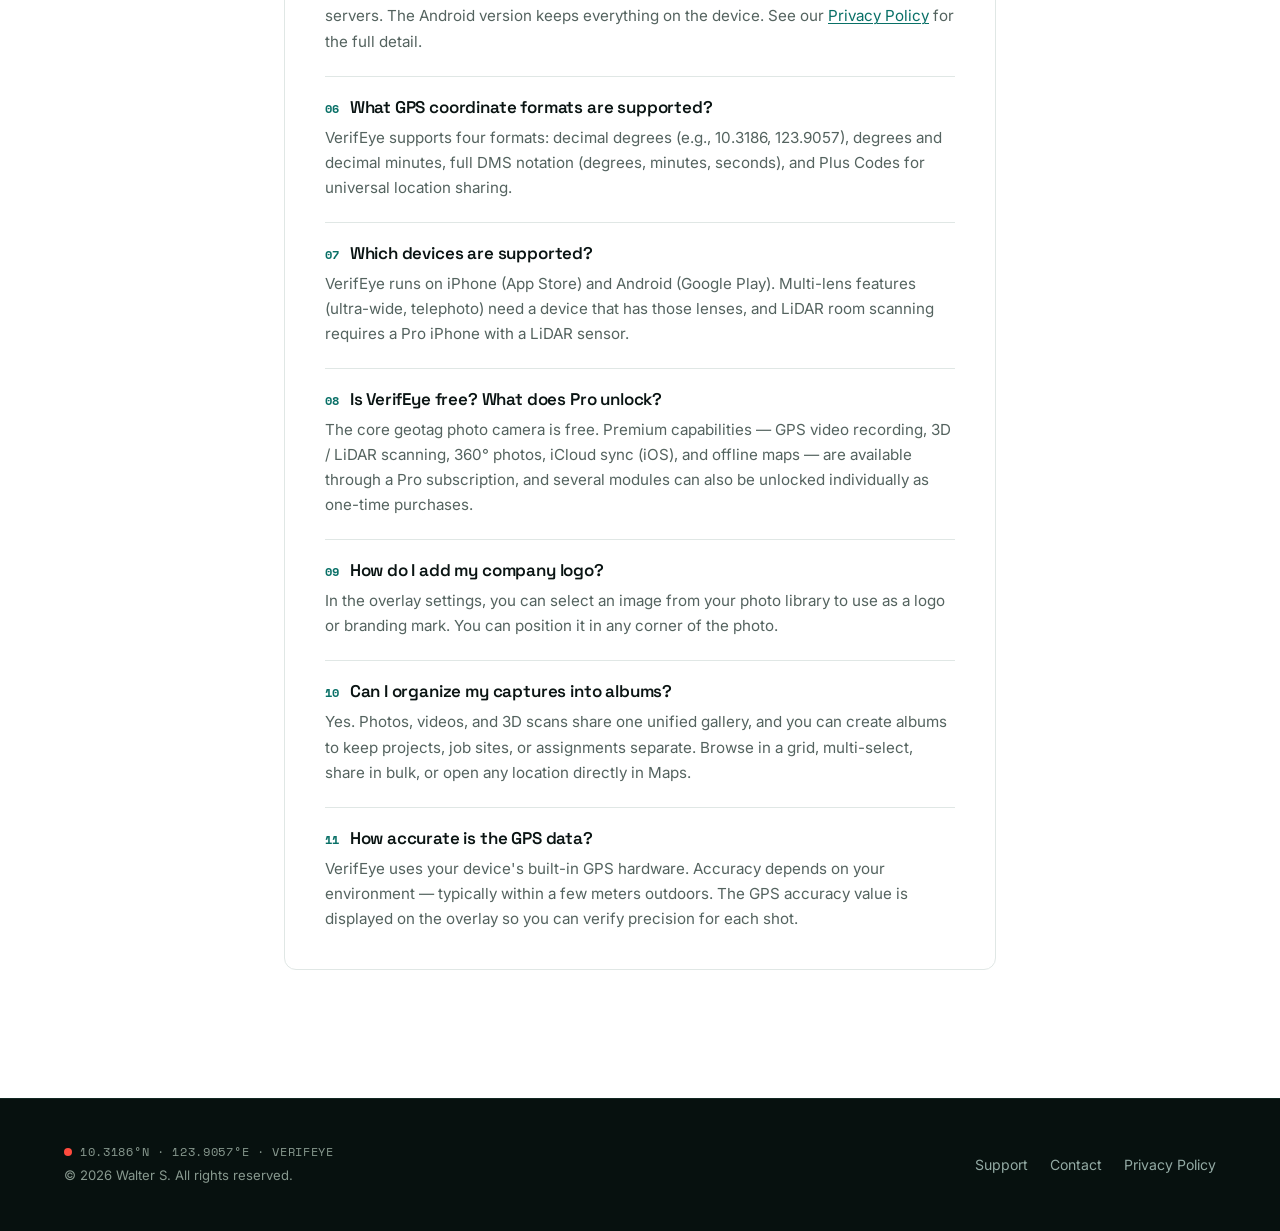
<file: support.html>
<!DOCTYPE html>
<html lang="en">
<head>
    <meta charset="UTF-8">
    <meta name="viewport" content="width=device-width, initial-scale=1.0">
    <title>Support — VerifEye: GeoTag Camera</title>
    <meta name="description" content="Get help with VerifEye. Find answers to frequently asked questions or contact our support team.">
    <link rel="icon" type="image/png" href="images/icons/default.png">
    <link rel="icon" type="image/png" href="images/icons/dark.png" media="(prefers-color-scheme: dark)">
    <link rel="apple-touch-icon" href="images/icons/default.png">
    <link rel="preconnect" href="https://fonts.googleapis.com">
    <link rel="preconnect" href="https://fonts.gstatic.com" crossorigin>
    <link rel="stylesheet" href="https://fonts.googleapis.com/css2?family=Inter:wght@400;500;600;700&family=Space+Grotesk:wght@500;600;700&family=Space+Mono:wght@400;700&display=swap">
    <link rel="stylesheet" href="css/styles.css">
    <script>document.documentElement.classList.add('js');</script>
</head>
<body>

    <!-- Header -->
    <header class="header">
        <div class="header__inner">
            <a href="index.html" class="header__logo" aria-label="VerifEye: GeoTag Camera — Home">
                <img src="images/icons/default.png" alt="" width="36" height="36">
                <span class="header__logo-text">
                    <span class="header__logo-title">VerifEye</span>
                    <span class="header__logo-subtitle">GeoTag Camera</span>
                </span>
            </a>
            <nav class="header__nav" id="site-nav" aria-label="Primary">
                <a href="index.html#features">Features</a>
                <a href="index.html#showcase">Screenshots</a>
                <a href="support.html">Support</a>
                <a href="contact.html">Contact</a>
                <a href="index.html#download" class="header__cta">Download</a>
            </nav>
            <button class="header__hamburger" aria-label="Open menu" aria-expanded="false" aria-controls="site-nav">
                <span></span>
                <span></span>
                <span></span>
            </button>
        </div>
    </header>

    <!-- Page Header -->
    <section class="page-header">
        <div class="page-header__grid"></div>
        <span class="corner corner--tl"></span>
        <span class="corner corner--tr"></span>
        <span class="corner corner--bl"></span>
        <span class="corner corner--br"></span>
        <div class="page-header__inner">
            <span class="mono-label">Support</span>
            <h1>How can we help?</h1>
            <p>Answers to common questions — or a direct line to us</p>
        </div>
    </section>

    <!-- Content -->
    <section class="section page-body">
        <div class="container--narrow">

            <!-- Contact Card -->
            <div class="content-card contact-card fade-in">
                <h2>Get in touch</h2>
                <p>Have a question or running into an issue? We're here to help.</p>
                <p>Email us at <strong>support@wartle.app</strong> and we'll get back to you within 24–48 hours.</p>
                <a href="mailto:support@wartle.app" class="btn btn-primary">Email support</a>
            </div>

            <!-- FAQ -->
            <div class="content-card fade-in">
                <h2>Frequently asked questions</h2>

                <div class="faq-item">
                    <h3><span class="q">01</span> What location data does VerifEye add to my captures?</h3>
                    <p>VerifEye can overlay GPS coordinates, a reverse-geocoded address, a map thumbnail, date and time, altitude, barometric pressure, current weather, GPS accuracy, Plus Code, timezone, and a custom note or hashtag — on both photos and videos. You choose exactly which data appears.</p>
                </div>

                <div class="faq-item">
                    <h3><span class="q">02</span> Can I customize how the overlay looks?</h3>
                    <p>Yes. You can choose between a clean strip below the photo or a floating overlay panel. You can also pick which data fields to include, select coordinate formats (decimal, degrees &amp; minutes, DMS, or Plus Codes), and choose date/time formats. You can even add your own logo in any corner.</p>
                </div>

                <div class="faq-item">
                    <h3><span class="q">03</span> Can I record video with the location overlay?</h3>
                    <p>Yes. VerifEye records video with the live GPS overlay burned directly into the footage, and it logs the full location track for the clip — exportable as GPX, CSV, or KML. You can also choose a video stabilization mode and capture in HDR.</p>
                </div>

                <div class="faq-item">
                    <h3><span class="q">04</span> What do the 3D Scan and 360° features do?</h3>
                    <p>On supported iPhones, VerifEye captures 3D scans — LiDAR room scans or photogrammetry object scans — with floor-area and volume metrics and USDZ / PLY export. The 360° PhotoSphere mode stitches a full panorama you can explore by drag or gyro, and export as a geotagged Tiny Planet.</p>
                </div>

                <div class="faq-item">
                    <h3><span class="q">05</span> Does VerifEye upload my photos to the cloud?</h3>
                    <p>Capture and overlay compositing happen entirely on your device, and there are no accounts or sign-ins. On iPhone and iPad, cloud sync is an optional, off-by-default feature that syncs your library through your own private iCloud Drive — never our servers. The Android version keeps everything on the device. See our <a href="privacy.html">Privacy Policy</a> for the full detail.</p>
                </div>

                <div class="faq-item">
                    <h3><span class="q">06</span> What GPS coordinate formats are supported?</h3>
                    <p>VerifEye supports four formats: decimal degrees (e.g., 10.3186, 123.9057), degrees and decimal minutes, full DMS notation (degrees, minutes, seconds), and Plus Codes for universal location sharing.</p>
                </div>

                <div class="faq-item">
                    <h3><span class="q">07</span> Which devices are supported?</h3>
                    <p>VerifEye runs on iPhone (App Store) and Android (Google Play). Multi-lens features (ultra-wide, telephoto) need a device that has those lenses, and LiDAR room scanning requires a Pro iPhone with a LiDAR sensor.</p>
                </div>

                <div class="faq-item">
                    <h3><span class="q">08</span> Is VerifEye free? What does Pro unlock?</h3>
                    <p>The core geotag photo camera is free. Premium capabilities — GPS video recording, 3D / LiDAR scanning, 360° photos, iCloud sync (iOS), and offline maps — are available through a Pro subscription, and several modules can also be unlocked individually as one-time purchases.</p>
                </div>

                <div class="faq-item">
                    <h3><span class="q">09</span> How do I add my company logo?</h3>
                    <p>In the overlay settings, you can select an image from your photo library to use as a logo or branding mark. You can position it in any corner of the photo.</p>
                </div>

                <div class="faq-item">
                    <h3><span class="q">10</span> Can I organize my captures into albums?</h3>
                    <p>Yes. Photos, videos, and 3D scans share one unified gallery, and you can create albums to keep projects, job sites, or assignments separate. Browse in a grid, multi-select, share in bulk, or open any location directly in Maps.</p>
                </div>

                <div class="faq-item">
                    <h3><span class="q">11</span> How accurate is the GPS data?</h3>
                    <p>VerifEye uses your device's built-in GPS hardware. Accuracy depends on your environment — typically within a few meters outdoors. The GPS accuracy value is displayed on the overlay so you can verify precision for each shot.</p>
                </div>
            </div>

        </div>
    </section>

    <!-- Footer -->
    <footer class="footer">
        <div class="footer__inner">
            <div>
                <div class="footer__coords"><span class="rec-dot"></span> 10.3186°N · 123.9057°E · VERIFEYE</div>
                <p class="footer__copy">&copy; 2026 Walter S. All rights reserved.</p>
            </div>
            <div class="footer__links">
                <a href="support.html">Support</a>
                <a href="contact.html">Contact</a>
                <a href="privacy.html">Privacy Policy</a>
            </div>
        </div>
    </footer>

    <script src="js/main.js"></script>
</body>
</html>
</file>
<file: css/styles.css>
/* ==========================================================================
   VerifEye: GeoTag Camera — Site Styles
   Identity: "Geotag instrument / viewfinder" — the site mirrors the app's
   own burned-in-metadata output.
   HUD convention: teal = locked / verified · red = live / REC (the maker).
   Type: Space Grotesk (display) · Space Mono (data) · Inter (body).
   ========================================================================== */

/* --- Design Tokens --- */
:root {
    /* Verified teal — GPS lock, authenticity */
    --verified: #15C2B3;
    --verified-bright: #2DE0CF;
    --verified-deep: #097067;
    --verified-soft: #E8F8F6;

    /* Live red — REC, active, the maker's mark */
    --live: #FF4B3E;
    --live-deep: #D92C20;

    /* Pin amber — echoes the app icon's location pin */
    --pin: #FFC23B;
    --pin-deep: #E8A21F;

    /* Instrument ink — dark viewfinder */
    --ink: #07110F;
    --ink-2: #0C1A18;
    --ink-3: #112523;
    --ink-line: rgba(120, 230, 215, 0.10);
    --ink-line-strong: rgba(120, 230, 215, 0.22);
    --on-ink: #EAF4F1;
    --on-ink-dim: #93AAA4;
    --on-ink-faint: #88998F;

    /* Light body — instrument panel */
    --paper: #FFFFFF;
    --panel: #F3F6F5;
    --panel-2: #EAF0EE;
    --line: #E0E7E5;
    --line-strong: #CCD7D4;
    --text: #0A1413;
    --text-dim: #54635F;
    --text-faint: #677672;

    /* Layout */
    --max: 1200px;
    --content: 760px;

    /* Radii — tight, instrument-like (the avatar is the one round shape) */
    --r-xs: 4px;
    --r-sm: 8px;
    --r-md: 12px;
    --pill: 980px;

    /* Type */
    --font-display: 'Space Grotesk', -apple-system, BlinkMacSystemFont, 'Segoe UI', sans-serif;
    --font-body: 'Inter', -apple-system, BlinkMacSystemFont, 'Segoe UI', Roboto, Helvetica, Arial, sans-serif;
    --font-mono: 'Space Mono', ui-monospace, 'SF Mono', 'Cascadia Code', Consolas, monospace;

    /* Shadows */
    --shadow-sm: 0 2px 10px rgba(7, 17, 15, 0.06);
    --shadow-md: 0 14px 40px rgba(7, 17, 15, 0.10);
    --shadow-lg: 0 30px 80px rgba(7, 17, 15, 0.18);
    --shadow-teal: 0 24px 70px rgba(21, 194, 179, 0.22);

    /* Map graticule grid */
    --grid: 38px;
}

/* --- Reset & Base --- */
*, *::before, *::after {
    box-sizing: border-box;
    margin: 0;
    padding: 0;
}

html {
    scroll-behavior: smooth;
}

body {
    font-family: var(--font-body);
    color: var(--text);
    background: var(--paper);
    line-height: 1.6;
    font-size: 17px;
    -webkit-font-smoothing: antialiased;
    -moz-osx-font-smoothing: grayscale;
    overflow-x: hidden;
}

img {
    max-width: 100%;
    height: auto;
    display: block;
}

a {
    color: var(--verified-deep);
    text-decoration: none;
    transition: color 0.25s, opacity 0.25s;
}

a:hover {
    color: var(--verified-deep);
}

::selection {
    background: rgba(21, 194, 179, 0.28);
    color: var(--text);
}

:focus-visible {
    outline: 2px solid var(--verified-deep);
    outline-offset: 3px;
    border-radius: 2px;
}

/* --- Typography --- */
h1, h2, h3, h4 {
    font-family: var(--font-display);
    font-weight: 600;
    letter-spacing: -0.02em;
    line-height: 1.06;
    color: var(--text);
}

h1 { font-size: clamp(2.6rem, 5.6vw, 4.2rem); font-weight: 700; }
h2 { font-size: clamp(1.9rem, 3.4vw, 2.75rem); }
h3 { font-size: 1.3rem; letter-spacing: -0.01em; }
h4 { font-size: 1.05rem; }

p { line-height: 1.65; }

/* --- Shared instrument bits --- */

/* Mono data label / eyebrow */
.mono-label {
    font-family: var(--font-mono);
    font-size: 0.72rem;
    font-weight: 700;
    letter-spacing: 0.22em;
    text-transform: uppercase;
    color: var(--verified-deep);
    display: inline-flex;
    align-items: center;
    gap: 0.6em;
}

.mono-label::before {
    content: '';
    width: 22px;
    height: 1px;
    background: var(--verified);
    opacity: 0.7;
}

.mono-label--center { justify-content: center; }
.mono-label--center::before { display: none; }

/* Mono labels on dark sections */
.captures .mono-label,
.cta .mono-label { color: var(--verified-bright); }

/* Live REC dot */
.rec-dot {
    width: 8px;
    height: 8px;
    border-radius: 50%;
    background: var(--live);
    box-shadow: 0 0 0 0 rgba(255, 75, 62, 0.55);
    animation: rec-pulse 2s ease-out infinite;
    flex-shrink: 0;
}

@keyframes rec-pulse {
    0%   { box-shadow: 0 0 0 0 rgba(255, 75, 62, 0.5); }
    70%  { box-shadow: 0 0 0 7px rgba(255, 75, 62, 0); }
    100% { box-shadow: 0 0 0 0 rgba(255, 75, 62, 0); }
}

/* Corner brackets (viewfinder frame) — 4 spans */
.corner {
    position: absolute;
    pointer-events: none;
    width: 16px;
    height: 16px;
    border: 0 solid var(--verified);
    z-index: 3;
}
.corner--tl { top: 18px; left: 18px; border-top-width: 2px; border-left-width: 2px; }
.corner--tr { top: 18px; right: 18px; border-top-width: 2px; border-right-width: 2px; }
.corner--bl { bottom: 18px; left: 18px; border-bottom-width: 2px; border-left-width: 2px; }
.corner--br { bottom: 18px; right: 18px; border-bottom-width: 2px; border-right-width: 2px; }

/* Burned-in geotag chip (the app's own overlay aesthetic) */
.geo-chip {
    font-family: var(--font-mono);
    font-size: 0.7rem;
    font-weight: 700;
    letter-spacing: 0.04em;
    color: var(--verified-bright);
    background: rgba(7, 17, 15, 0.72);
    border: 1px solid var(--ink-line-strong);
    padding: 5px 9px;
    border-radius: var(--r-xs);
    -webkit-backdrop-filter: blur(6px);
    backdrop-filter: blur(6px);
    white-space: nowrap;
    display: inline-flex;
    align-items: center;
    gap: 6px;
}

/* --- Layout --- */
.container {
    max-width: var(--max);
    margin: 0 auto;
    padding: 0 24px;
}

.container--narrow {
    max-width: var(--content);
    margin: 0 auto;
    padding: 0 24px;
}

.section {
    padding: 104px 0;
}

.section__head {
    margin-bottom: 56px;
    max-width: 640px;
}

.section__head--center {
    margin-left: auto;
    margin-right: auto;
    text-align: center;
}

.section__head .mono-label { margin-bottom: 18px; }

.section__head h2 { margin-bottom: 14px; }

.section__head p {
    color: var(--text-dim);
    font-size: 1.12rem;
}

/* ==========================================================================
   Header
   ========================================================================== */
.header {
    position: sticky;
    top: 0;
    z-index: 100;
    background: rgba(255, 255, 255, 0.78);
    -webkit-backdrop-filter: saturate(180%) blur(18px);
    backdrop-filter: saturate(180%) blur(18px);
    border-bottom: 1px solid var(--line);
    transition: box-shadow 0.3s, border-color 0.3s;
}

.header.scrolled {
    box-shadow: 0 1px 20px rgba(7, 17, 15, 0.08);
    border-bottom-color: var(--line-strong);
}

.header__inner {
    display: flex;
    align-items: center;
    justify-content: space-between;
    height: 66px;
    max-width: var(--max);
    margin: 0 auto;
    padding: 0 24px;
}

.header__logo {
    display: flex;
    align-items: center;
    gap: 11px;
    color: var(--text);
}

.header__logo:hover { color: var(--text); }

.header__logo img {
    width: 36px;
    height: 36px;
    border-radius: var(--r-sm);
    box-shadow: var(--shadow-sm);
    flex-shrink: 0;
}

.header__logo-text {
    display: flex;
    flex-direction: column;
    align-items: flex-start;
    line-height: 1.1;
}

.header__logo-title {
    font-family: var(--font-display);
    font-size: 1.32rem;
    font-weight: 700;
    letter-spacing: -0.02em;
}

.header__logo-subtitle {
    font-family: var(--font-mono);
    font-size: 0.62rem;
    font-weight: 700;
    letter-spacing: 0.2em;
    text-transform: uppercase;
    color: var(--text-faint);
}

.header__nav {
    display: flex;
    align-items: center;
    gap: 30px;
}

.header__nav a {
    font-size: 0.92rem;
    font-weight: 500;
    color: var(--text);
    position: relative;
}

.header__nav a:not(.header__cta)::after {
    content: '';
    position: absolute;
    bottom: -5px;
    left: 0;
    width: 0;
    height: 2px;
    background: var(--verified);
    transition: width 0.28s ease;
}

.header__nav a:not(.header__cta):hover { color: var(--verified-deep); }
.header__nav a:not(.header__cta):hover::after { width: 100%; }

.header__cta {
    background: var(--text);
    color: #fff !important;
    padding: 9px 20px;
    border-radius: var(--r-sm);
    font-size: 0.9rem;
    font-weight: 600;
    transition: background 0.25s, transform 0.2s, box-shadow 0.25s;
}

.header__cta:hover {
    background: var(--verified-deep);
    transform: translateY(-1px);
    box-shadow: 0 6px 18px rgba(21, 194, 179, 0.3);
}

/* Hamburger */
.header__hamburger {
    display: none;
    flex-direction: column;
    align-items: center;
    justify-content: center;
    gap: 5px;
    cursor: pointer;
    background: none;
    border: none;
    min-width: 44px;
    min-height: 44px;
    padding: 11px;
}

.header__hamburger span {
    display: block;
    width: 22px;
    height: 2px;
    background: var(--text);
    border-radius: 2px;
    transition: transform 0.3s, opacity 0.3s;
}

/* ==========================================================================
   Hero (dark viewfinder)
   ========================================================================== */
.hero {
    position: relative;
    overflow: hidden;
    padding: 92px 24px 104px;
    background:
        radial-gradient(120% 90% at 78% 8%, rgba(21, 194, 179, 0.16) 0%, transparent 55%),
        radial-gradient(90% 80% at 12% 100%, rgba(255, 75, 62, 0.10) 0%, transparent 55%),
        var(--ink);
}

.hero__grid {
    position: absolute;
    inset: 0;
    background-image:
        linear-gradient(var(--ink-line) 1px, transparent 1px),
        linear-gradient(90deg, var(--ink-line) 1px, transparent 1px);
    background-size: var(--grid) var(--grid);
    -webkit-mask-image: radial-gradient(130% 110% at 50% 0%, #000 35%, transparent 80%);
    mask-image: radial-gradient(130% 110% at 50% 0%, #000 35%, transparent 80%);
    pointer-events: none;
}

.hero__inner {
    position: relative;
    z-index: 2;
    max-width: var(--max);
    margin: 0 auto;
    display: grid;
    grid-template-columns: 1fr 1.05fr;
    gap: 60px;
    align-items: center;
}

.hero__copy { max-width: 580px; }

.hero__eyebrow {
    display: inline-flex;
    align-items: center;
    gap: 10px;
    font-family: var(--font-mono);
    font-size: 0.72rem;
    font-weight: 700;
    letter-spacing: 0.16em;
    text-transform: uppercase;
    color: var(--on-ink-dim);
    border: 1px solid var(--ink-line-strong);
    background: rgba(120, 230, 215, 0.05);
    padding: 7px 14px;
    border-radius: var(--pill);
    margin-bottom: 28px;
}

.hero h1 {
    color: #fff;
    margin-bottom: 22px;
}

.hero h1 .verified {
    color: var(--verified-bright);
    position: relative;
    white-space: nowrap;
}

.hero h1 .verified::after {
    content: '';
    position: absolute;
    left: 0;
    right: 0;
    bottom: 0.06em;
    height: 0.10em;
    background: var(--pin);
    opacity: 0.55;
    border-radius: 2px;
}

.hero__subtitle {
    font-size: 1.18rem;
    color: var(--on-ink-dim);
    max-width: 480px;
    margin-bottom: 36px;
}

.hero__actions {
    display: flex;
    gap: 14px;
    align-items: center;
    flex-wrap: wrap;
    margin-bottom: 28px;
}

.hero__meta {
    display: flex;
    flex-wrap: wrap;
    gap: 8px 22px;
    font-family: var(--font-mono);
    font-size: 0.74rem;
    letter-spacing: 0.04em;
    color: var(--on-ink-faint);
}

.hero__meta span { display: inline-flex; align-items: center; gap: 7px; }

.hero__meta b {
    color: var(--verified-bright);
    font-weight: 700;
}

/* --- The signature: a verified capture (brand key-art, geotagged) --- */
.capture {
    position: relative;
    width: min(600px, 100%);
    margin-left: auto;
}

.capture__frame {
    position: relative;
    border-radius: var(--r-md);
    overflow: hidden;
    border: 1px solid var(--ink-line-strong);
    box-shadow: var(--shadow-teal), var(--shadow-lg);
    background: var(--ink-3);
}

.capture__shot {
    position: relative;
    display: block;
    line-height: 0;
}

.capture__img {
    display: block;
    width: 100%;
    height: auto;
}

.capture__shot .corner { z-index: 3; }

/* burned-in metadata strip — mirrors the app's own composited overlay */
.capture__overlay {
    display: flex;
    align-items: center;
    gap: 13px;
    padding: 13px 16px;
    background: rgba(7, 17, 15, 0.94);
    border-top: 1px solid var(--ink-line-strong);
    line-height: 1.3;
}

.capture__pin {
    width: 24px;
    height: 24px;
    flex-shrink: 0;
    color: var(--verified-bright);
}

.capture__read { flex: 1; min-width: 0; }

.capture__coords {
    font-family: var(--font-mono);
    font-size: 0.84rem;
    font-weight: 700;
    letter-spacing: 0.02em;
    color: #fff;
}

.capture__sub {
    font-family: var(--font-mono);
    font-size: 0.64rem;
    letter-spacing: 0.03em;
    color: var(--on-ink-dim);
    margin-top: 3px;
    white-space: nowrap;
    overflow: hidden;
    text-overflow: ellipsis;
}

.capture__verified {
    flex-shrink: 0;
    display: inline-flex;
    align-items: center;
    gap: 7px;
    font-family: var(--font-mono);
    font-size: 0.64rem;
    font-weight: 700;
    letter-spacing: 0.08em;
    text-transform: uppercase;
    color: var(--verified-bright);
}

/* Verified is a locked state — steady, not pulsing (pulse is reserved for live/REC) */
.capture__verified .rec-dot {
    width: 7px;
    height: 7px;
    background: var(--verified);
    box-shadow: 0 0 0 3px rgba(21, 194, 179, 0.18);
}

.capture__caption {
    margin-top: 16px;
    text-align: center;
    font-family: var(--font-mono);
    font-size: 0.66rem;
    letter-spacing: 0.22em;
    text-transform: uppercase;
    color: var(--on-ink-faint);
}

/* --- Buttons --- */
.btn {
    display: inline-flex;
    align-items: center;
    justify-content: center;
    gap: 9px;
    padding: 14px 26px;
    border-radius: var(--r-sm);
    font-family: var(--font-body);
    font-size: 1rem;
    font-weight: 600;
    cursor: pointer;
    border: none;
    transition: transform 0.2s, box-shadow 0.25s, background 0.25s, border-color 0.25s, color 0.25s;
    text-decoration: none;
}

.btn-primary {
    background: var(--verified);
    color: #04201d;
    box-shadow: 0 8px 24px rgba(21, 194, 179, 0.3);
}

.btn-primary:hover {
    background: var(--verified-bright);
    color: #04201d;
    transform: translateY(-2px);
    box-shadow: 0 12px 30px rgba(21, 194, 179, 0.4);
}

.btn-ghost {
    background: transparent;
    color: var(--on-ink);
    border: 1px solid var(--ink-line-strong);
}

.btn-ghost:hover {
    color: #fff;
    border-color: var(--verified);
    background: rgba(120, 230, 215, 0.06);
}

.btn-appstore {
    display: inline-block;
    transition: transform 0.25s;
    border-radius: 10px;
}

.btn-appstore:hover {
    transform: translateY(-2px) scale(1.02);
}

.btn-appstore img {
    height: 50px;
    width: auto;
}

/* ==========================================================================
   Captures band (screenshots — "actual captures")
   ========================================================================== */
.captures {
    position: relative;
    background: var(--ink-2);
    padding: 0 24px 110px;
    overflow: hidden;
}

.captures__inner {
    position: relative;
    max-width: var(--max);
    margin: 0 auto;
}

.captures__head {
    display: flex;
    align-items: flex-end;
    justify-content: space-between;
    gap: 24px;
    padding: 76px 0 48px;
    border-bottom: 1px solid var(--ink-line);
    margin-bottom: 56px;
    flex-wrap: wrap;
}

.captures__head h2 { color: #fff; margin-top: 14px; max-width: 18ch; }
.captures__head p { color: var(--on-ink-dim); max-width: 30ch; font-size: 1rem; }

.shots {
    display: grid;
    grid-template-columns: repeat(3, 1fr);
    gap: 28px;
    max-width: 960px;
    margin: 0 auto;
}

.shot {
    position: relative;
    transition: transform 0.4s ease;
}

.shot:nth-child(2) { transform: translateY(-26px); }
.shot:hover { transform: translateY(-8px); }
.shot:nth-child(2):hover { transform: translateY(-34px); }

.shot__frame {
    position: relative;
    border-radius: 26px;
    overflow: hidden;
    border: 1px solid var(--ink-line-strong);
    box-shadow: var(--shadow-lg);
    background: var(--ink-3);
}

.shot__strip {
    margin-top: 16px;
    display: flex;
    align-items: center;
    gap: 10px;
    font-family: var(--font-mono);
    font-size: 0.7rem;
    letter-spacing: 0.04em;
    color: var(--on-ink-dim);
}

.shot__strip .idx { color: var(--verified-bright); font-weight: 700; }
.shot__strip .name { color: #fff; font-weight: 700; }

/* media skeleton (image load shimmer) */
@keyframes media-shimmer {
    0% { background-position: 200% 0; }
    100% { background-position: -200% 0; }
}

.media-skeleton {
    position: relative;
    overflow: hidden;
    background: linear-gradient(105deg, #12302c 0%, #1a423c 42%, #12302c 88%);
    background-size: 200% 100%;
    animation: media-shimmer 1.4s ease-in-out infinite;
}

.media-skeleton.is-loaded {
    animation: none;
    background: transparent;
}

.media-skeleton__img {
    width: 100%;
    height: auto;
    display: block;
    transition: opacity 0.5s ease;
}

/* Hide-until-decoded only when JS is present, so images still show without JS */
.js .media-skeleton__img { opacity: 0; }
.js .media-skeleton.is-loaded .media-skeleton__img { opacity: 1; }

/* ==========================================================================
   Trust strip (stats)
   ========================================================================== */
.trust {
    background: var(--ink);
    border-top: 1px solid var(--ink-line);
    padding: 36px 24px;
}

.trust__inner {
    max-width: var(--max);
    margin: 0 auto;
    display: grid;
    grid-template-columns: repeat(4, 1fr);
    gap: 24px;
}

.stat {
    text-align: center;
    border-left: 1px solid var(--ink-line);
    padding: 4px 0;
}
.stat:first-child { border-left: none; }

.stat__num {
    font-family: var(--font-display);
    font-size: 1.7rem;
    font-weight: 700;
    color: #fff;
    letter-spacing: -0.02em;
}

.stat__label {
    font-family: var(--font-mono);
    font-size: 0.66rem;
    letter-spacing: 0.16em;
    text-transform: uppercase;
    color: var(--on-ink-faint);
    margin-top: 4px;
}

/* ==========================================================================
   Features
   ========================================================================== */
.features {
    background: var(--paper);
}

.features__grid {
    display: grid;
    grid-template-columns: repeat(auto-fill, minmax(300px, 1fr));
    gap: 16px;
}

.feature-card {
    position: relative;
    background: var(--paper);
    border: 1px solid var(--line);
    border-radius: var(--r-md);
    padding: 28px 26px 30px;
    transition: transform 0.35s ease, box-shadow 0.35s ease, border-color 0.35s ease;
    overflow: hidden;
}

.feature-card::before,
.feature-card::after {
    content: '';
    position: absolute;
    width: 13px;
    height: 13px;
    border: 0 solid var(--verified);
    opacity: 0;
    transition: opacity 0.35s ease;
}
.feature-card::before { top: 12px; left: 12px; border-top-width: 2px; border-left-width: 2px; }
.feature-card::after { bottom: 12px; right: 12px; border-bottom-width: 2px; border-right-width: 2px; }

.feature-card:hover {
    transform: translateY(-5px);
    box-shadow: var(--shadow-md);
    border-color: rgba(21, 194, 179, 0.35);
}

.feature-card:hover::before,
.feature-card:hover::after { opacity: 1; }

.feature-card__top {
    display: flex;
    align-items: center;
    justify-content: space-between;
    margin-bottom: 20px;
}

.feature-card__icon {
    width: 46px;
    height: 46px;
    border-radius: var(--r-sm);
    display: grid;
    place-items: center;
    background: var(--verified-soft);
    color: var(--verified-deep);
    border: 1px solid rgba(21, 194, 179, 0.2);
}

.feature-card__icon svg { width: 24px; height: 24px; }

.feature-card__idx {
    font-family: var(--font-mono);
    font-size: 0.68rem;
    font-weight: 700;
    letter-spacing: 0.1em;
    color: var(--text-faint);
}

.feature-card h3 { margin-bottom: 9px; }

.feature-card p {
    color: var(--text-dim);
    font-size: 0.95rem;
    line-height: 1.62;
}

/* ==========================================================================
   Use cases (deployments)
   ========================================================================== */
.use-cases {
    background: var(--panel);
    border-top: 1px solid var(--line);
    border-bottom: 1px solid var(--line);
}

.use-cases__grid {
    display: flex;
    flex-wrap: wrap;
    gap: 10px;
}

.use-tag {
    background: var(--paper);
    border: 1px solid var(--line-strong);
    border-radius: var(--r-sm);
    padding: 12px 18px;
    font-size: 0.92rem;
    font-weight: 500;
    display: inline-flex;
    align-items: center;
    gap: 11px;
    transition: border-color 0.25s, box-shadow 0.25s, transform 0.25s;
    cursor: default;
}

.use-tag::before {
    content: '';
    width: 6px;
    height: 6px;
    border-radius: 50%;
    background: var(--verified);
    flex-shrink: 0;
}

.use-tag:hover {
    border-color: var(--verified);
    box-shadow: 0 6px 18px rgba(21, 194, 179, 0.14);
    transform: translateY(-2px);
}

/* ==========================================================================
   Proof manifesto
   ========================================================================== */
.proof {
    background: var(--paper);
}

.proof__inner {
    max-width: var(--content);
    margin: 0 auto;
    text-align: center;
}

.proof__quote {
    font-family: var(--font-display);
    font-size: clamp(1.5rem, 3vw, 2.1rem);
    font-weight: 500;
    line-height: 1.32;
    letter-spacing: -0.02em;
    margin: 20px 0 28px;
}

.proof__quote em {
    font-style: normal;
    color: var(--verified-deep);
}

.proof__seal {
    display: inline-flex;
    align-items: center;
    gap: 10px;
    font-family: var(--font-mono);
    font-size: 0.74rem;
    letter-spacing: 0.1em;
    color: var(--text-dim);
    border: 1px solid var(--line-strong);
    border-radius: var(--pill);
    padding: 8px 18px;
}

.proof__seal svg { width: 18px; height: 18px; color: var(--verified-deep); }

/* ==========================================================================
   CTA (dark viewfinder bookend)
   ========================================================================== */
.cta {
    position: relative;
    overflow: hidden;
    text-align: center;
    padding: 110px 24px;
    background:
        radial-gradient(90% 120% at 50% 0%, rgba(21, 194, 179, 0.18) 0%, transparent 60%),
        var(--ink);
}

.cta__inner {
    position: relative;
    z-index: 2;
    max-width: 720px;
    margin: 0 auto;
}

.cta .mono-label { margin-bottom: 22px; }
.cta h2 { color: #fff; margin-bottom: 14px; }
.cta p { color: var(--on-ink-dim); font-size: 1.12rem; margin-bottom: 36px; }

.cta__badges {
    display: flex;
    justify-content: center;
    gap: 14px;
    flex-wrap: wrap;
}

/* ==========================================================================
   Footer
   ========================================================================== */
.footer {
    background: var(--ink);
    border-top: 1px solid var(--ink-line);
    padding: 44px 0;
    color: var(--on-ink-dim);
}

.footer__inner {
    display: flex;
    align-items: center;
    justify-content: space-between;
    max-width: var(--max);
    margin: 0 auto;
    padding: 0 24px;
    gap: 18px;
    flex-wrap: wrap;
}

.footer__coords {
    font-family: var(--font-mono);
    font-size: 0.72rem;
    letter-spacing: 0.06em;
    color: var(--on-ink-faint);
    display: flex;
    align-items: center;
    gap: 8px;
}

.footer__copy {
    font-size: 0.82rem;
    color: var(--on-ink-faint);
    margin-top: 4px;
}

.footer__links {
    display: flex;
    gap: 22px;
}

.footer__links a {
    font-size: 0.88rem;
    color: var(--on-ink-dim);
}

.footer__links a:hover { color: var(--verified-bright); }

/* ==========================================================================
   Inner pages (support, contact, privacy)
   ========================================================================== */
.page-header {
    position: relative;
    overflow: hidden;
    padding: 86px 24px 70px;
    background:
        radial-gradient(110% 130% at 80% 0%, rgba(21, 194, 179, 0.16) 0%, transparent 55%),
        radial-gradient(90% 80% at 12% 100%, rgba(255, 75, 62, 0.10) 0%, transparent 55%),
        var(--ink);
}

.page-header__grid {
    position: absolute;
    inset: 0;
    background-image:
        linear-gradient(var(--ink-line) 1px, transparent 1px),
        linear-gradient(90deg, var(--ink-line) 1px, transparent 1px);
    background-size: var(--grid) var(--grid);
    -webkit-mask-image: radial-gradient(120% 120% at 50% 0%, #000 30%, transparent 78%);
    mask-image: radial-gradient(120% 120% at 50% 0%, #000 30%, transparent 78%);
    pointer-events: none;
}

.page-header__inner {
    position: relative;
    z-index: 2;
    max-width: var(--max);
    margin: 0 auto;
}

.page-header .mono-label { margin-bottom: 18px; color: var(--verified-bright); }
.page-header h1 { color: #fff; font-size: clamp(2.1rem, 4vw, 3rem); margin-bottom: 12px; }
.page-header p { color: var(--on-ink-dim); font-size: 1.05rem; font-family: var(--font-mono); letter-spacing: 0.02em; }

.page-body { background: var(--paper); }

.content-card {
    background: var(--paper);
    border: 1px solid var(--line);
    border-radius: var(--r-md);
    padding: 38px 40px;
    margin-bottom: 24px;
}

.content-card h2 {
    font-size: 1.6rem;
    margin-bottom: 18px;
}

.content-card > p { color: var(--text-dim); }
.content-card > p + p { margin-top: 12px; }

/* In-content links carry an underline so they are distinguishable beyond color */
.content-card a:not(.btn) {
    text-decoration: underline;
    text-underline-offset: 2px;
}

/* Contact / highlight card */
.contact-card {
    border: 1px solid rgba(21, 194, 179, 0.3);
    background: linear-gradient(135deg, var(--verified-soft) 0%, #fff 70%);
    position: relative;
    overflow: hidden;
}

.contact-card::before {
    content: '';
    position: absolute;
    top: 0; left: 0; bottom: 0;
    width: 4px;
    background: var(--verified);
}

.contact-card .btn { margin-top: 22px; }

/* FAQ */
.faq-item {
    padding: 22px 0;
    border-bottom: 1px solid var(--line);
}
.faq-item:first-of-type { padding-top: 4px; }
.faq-item:last-child { border-bottom: none; padding-bottom: 0; }

.faq-item h3 {
    font-size: 1.06rem;
    margin-bottom: 8px;
    display: flex;
    gap: 11px;
    align-items: baseline;
}

.faq-item h3 .q {
    font-family: var(--font-mono);
    font-size: 0.78rem;
    color: var(--verified-deep);
    font-weight: 700;
    flex-shrink: 0;
}

.faq-item p { font-size: 0.95rem; color: var(--text-dim); }

/* Privacy summary */
.privacy-summary {
    background: var(--ink);
    border-radius: var(--r-md);
    padding: 34px 38px;
    margin-bottom: 28px;
}

.privacy-summary .mono-label { color: var(--verified-bright); margin-bottom: 18px; }

.privacy-summary ul { list-style: none; }

.privacy-summary li {
    padding: 9px 0;
    font-size: 0.98rem;
    color: var(--on-ink);
    display: flex;
    align-items: flex-start;
    gap: 13px;
}

.privacy-summary li svg {
    width: 20px;
    height: 20px;
    flex-shrink: 0;
    color: var(--verified-bright);
    margin-top: 2px;
}

/* Privacy policy body */
.policy-section { margin-bottom: 30px; }
.policy-section:last-child { margin-bottom: 0; }

.policy-section h2,
.policy-section h3 {
    font-size: 1.35rem;
    margin-bottom: 12px;
    padding-top: 14px;
    display: flex;
    align-items: baseline;
    gap: 12px;
}

.policy-section h2 .sct,
.policy-section h3 .sct {
    font-family: var(--font-mono);
    font-size: 0.8rem;
    color: var(--verified-deep);
    font-weight: 700;
}

.policy-section p { font-size: 0.96rem; color: var(--text-dim); }
.policy-section p + p { margin-top: 10px; }

.policy-section ul { padding-left: 20px; margin-top: 10px; }

.policy-section li {
    font-size: 0.94rem;
    color: var(--text-dim);
    margin-bottom: 7px;
    line-height: 1.6;
}

/* ==========================================================================
   Scroll reveal
   ========================================================================== */
/* Only hide-then-reveal when JS is present (set via inline head script).
   Without JS, content stays visible. */
.js .fade-in {
    opacity: 0;
    transform: translateY(24px);
    transition: opacity 0.7s ease, transform 0.7s ease;
}

.fade-in.visible {
    opacity: 1;
    transform: translateY(0);
}

.stagger-children .fade-in:nth-child(1) { transition-delay: 0s; }
.stagger-children .fade-in:nth-child(2) { transition-delay: 0.06s; }
.stagger-children .fade-in:nth-child(3) { transition-delay: 0.12s; }
.stagger-children .fade-in:nth-child(4) { transition-delay: 0.18s; }
.stagger-children .fade-in:nth-child(5) { transition-delay: 0.24s; }
.stagger-children .fade-in:nth-child(6) { transition-delay: 0.30s; }
.stagger-children .fade-in:nth-child(7) { transition-delay: 0.36s; }
.stagger-children .fade-in:nth-child(8) { transition-delay: 0.42s; }
.stagger-children .fade-in:nth-child(9) { transition-delay: 0.48s; }

/* ==========================================================================
   Responsive
   ========================================================================== */
@media (max-width: 920px) {
    .hero__inner {
        grid-template-columns: 1fr;
        gap: 64px;
        text-align: center;
    }
    .hero__copy { max-width: 600px; margin: 0 auto; }
    .hero__eyebrow, .mono-label { justify-content: center; }
    .hero__actions, .hero__meta { justify-content: center; }
    .capture { margin: 0 auto; }
    .section__head { text-align: center; margin-left: auto; margin-right: auto; }
    .section__head .mono-label { justify-content: center; }
}

@media (max-width: 768px) {
    .header__nav {
        display: none;
        position: absolute;
        top: 66px;
        left: 0;
        right: 0;
        flex-direction: column;
        align-items: flex-start;
        background: rgba(255, 255, 255, 0.96);
        -webkit-backdrop-filter: saturate(180%) blur(18px);
        backdrop-filter: saturate(180%) blur(18px);
        padding: 20px 24px 24px;
        gap: 18px;
        border-bottom: 1px solid var(--line);
        box-shadow: var(--shadow-md);
    }
    .header__nav.open { display: flex; }
    .header__hamburger { display: flex; }
    .header__hamburger.active span:nth-child(1) { transform: rotate(45deg) translate(5px, 5px); }
    .header__hamburger.active span:nth-child(2) { opacity: 0; }
    .header__hamburger.active span:nth-child(3) { transform: rotate(-45deg) translate(5px, -5px); }
    .header__nav a:not(.header__cta)::after { display: none; }
    .header__cta { align-self: stretch; text-align: center; }

    .section { padding: 72px 0; }

    .shots { gap: 16px; }
    .shot:nth-child(2) { transform: translateY(0); }
    .shot:nth-child(2):hover { transform: translateY(-8px); }
    .shot__strip { font-size: 0.62rem; gap: 7px; }

    .trust__inner { grid-template-columns: repeat(2, 1fr); gap: 28px 16px; }
    .stat:nth-child(odd) { border-left: none; }
    .stat:nth-child(3) { border-top: 1px solid var(--ink-line); padding-top: 24px; }
    .stat:nth-child(4) { border-top: 1px solid var(--ink-line); padding-top: 24px; }

    .content-card { padding: 26px 24px; }

    .footer__inner { flex-direction: column; text-align: center; }

    .stagger-children .fade-in:nth-child(n) { transition-delay: 0s; }
}

@media (max-width: 700px) {
    /* portrait phone shots go single-column before they get cramped in a 3-up */
    .shots { grid-template-columns: 1fr; max-width: 340px; gap: 40px; margin: 0 auto; }
    .shot:nth-child(2) { transform: none; }
    .shot:nth-child(2):hover { transform: translateY(-8px); }
}

@media (max-width: 560px) {
    .hero { padding: 64px 20px 80px; }
    .hero__actions { flex-direction: column; align-items: stretch; }
    .hero__actions .btn, .hero__actions .btn-appstore { width: 100%; }
    .hero__actions .btn-appstore img { height: 50px; margin: 0 auto; }
    .captures__head { flex-direction: column; align-items: flex-start; }
    .shots { grid-template-columns: 1fr; max-width: 320px; gap: 40px; }
    .capture { width: 100%; }
    .capture__coords { font-size: 0.76rem; }
    .capture__overlay { gap: 10px; padding: 12px 13px; }
    .privacy-summary, .content-card { padding: 22px 20px; }
    .policy-section h2,
    .policy-section h3 { flex-direction: column; gap: 4px; }
}

/* ==========================================================================
   Reduced motion
   ========================================================================== */
@media (prefers-reduced-motion: reduce) {
    html { scroll-behavior: auto; }
    *, *::before, *::after {
        animation-duration: 0.001ms !important;
        animation-iteration-count: 1 !important;
        transition-duration: 0.001ms !important;
    }
    .fade-in { opacity: 1; transform: none; }
    .media-skeleton { animation: none; background: var(--ink-3); }
}
</file>
